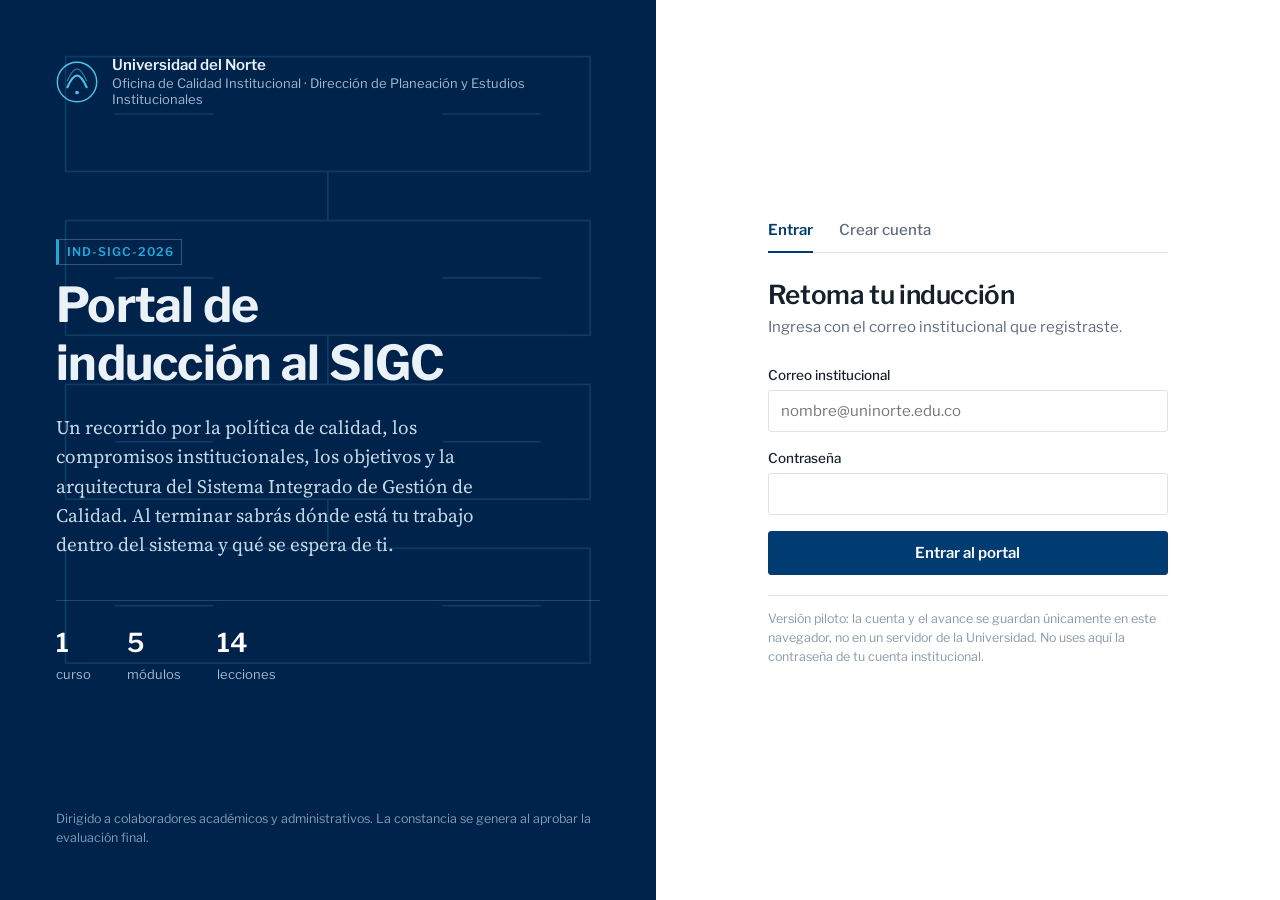
<file: index.html>
<!DOCTYPE html>
<html lang="es">
<head>
<meta charset="utf-8">
<meta name="viewport" content="width=device-width, initial-scale=1">
<title>Portal de Inducción al SIGC — Universidad del Norte</title>
<meta name="description" content="Portal de aprendizaje para la inducción de colaboradores al Sistema Integrado de Gestión de Calidad de la Universidad del Norte.">
<link rel="preconnect" href="https://fonts.googleapis.com">
<link rel="preconnect" href="https://fonts.gstatic.com" crossorigin>
<link href="https://fonts.googleapis.com/css2?family=Libre+Franklin:wght@400;500;600;700&family=Source+Serif+4:opsz,wght@8..60,400;8..60,600&display=swap" rel="stylesheet">
<style>
:root{
  --azul-900:#00234B;
  --azul-800:#003C71;
  --azul-600:#0B6FB4;
  --cian:#23A9D8;
  --dorado:#F0B323;
  --papel:#F6F7F9;
  --blanco:#FFFFFF;
  --tinta:#16202B;
  --gris:#5B6B7C;
  --gris-claro:#8A99A8;
  --linea:#DCE3EA;
  --exito:#1B7F5A;
  --alerta:#B3421B;
  --sans:"Libre Franklin",system-ui,-apple-system,"Segoe UI",sans-serif;
  --serif:"Source Serif 4",Georgia,serif;
  --base:16px;
  --lectura:17.5px;
  --radio:3px;
  --rail:280px;
}
*{box-sizing:border-box}
html,body{margin:0;padding:0}
body{
  font-family:var(--sans);
  color:var(--tinta);
  background:var(--papel);
  font-size:var(--base,16px);
  line-height:1.5;
  -webkit-font-smoothing:antialiased;
}
h1,h2,h3,h4{font-family:var(--sans);font-weight:600;letter-spacing:-0.015em;margin:0;line-height:1.2}
p{margin:0 0 1em}
a{color:var(--azul-600)}
button{font-family:inherit;font-size:inherit;cursor:pointer}
:focus-visible{outline:3px solid var(--cian);outline-offset:2px;border-radius:2px}
.oculto{display:none !important}
.solo-lectores{position:absolute;width:1px;height:1px;overflow:hidden;clip:rect(0 0 0 0);white-space:nowrap}

/* ---------- Placa de código documental: firma visual del portal ---------- */
.placa{
  display:inline-block;
  font-size:12px;
  font-weight:600;
  letter-spacing:0.08em;
  color:var(--azul-600);
  border:1px solid var(--linea);
  border-left:3px solid var(--cian);
  padding:3px 8px;
  background:var(--blanco);
  font-variant-numeric:tabular-nums;
}
.placa.oscura{color:var(--cian);background:transparent;border-color:rgba(255,255,255,.22);border-left-color:var(--cian)}

/* ============================ ACCESO ============================ */
.acceso{min-height:100vh;display:grid;grid-template-columns:minmax(0,1.05fr) minmax(0,1fr)}
.acceso__marca{
  position:relative;overflow:hidden;
  background:var(--azul-900);
  color:#EAF2F8;
  padding:56px 56px 40px;
  display:flex;flex-direction:column;justify-content:space-between;
}
.acceso__marca svg.trama{position:absolute;inset:0;width:100%;height:100%;opacity:.16}
.acceso__marca > *{position:relative}
.marca__sello{display:flex;align-items:center;gap:14px;margin-bottom:48px}
.marca__escudo{width:42px;height:42px;flex:none}
.marca__nombre{font-size:15px;font-weight:600;line-height:1.25}
.marca__nombre span{display:block;font-weight:400;color:#9FBBD1;font-size:13px}
.acceso__titulo{font-size:clamp(32px,4.2vw,48px);font-weight:700;max-width:12ch;margin:0 0 20px}
.acceso__bajada{font-family:var(--serif);font-size:19px;line-height:1.55;color:#C6D9E7;max-width:44ch;margin:0}
.acceso__hechos{display:flex;gap:36px;margin-top:40px;border-top:1px solid rgba(255,255,255,.16);padding-top:22px}
.hecho b{display:block;font-size:26px;font-weight:600;color:var(--blanco);font-variant-numeric:tabular-nums}
.hecho span{font-size:13px;color:#9FBBD1}
.acceso__pie{font-size:12.5px;color:#7E9DB5;margin-top:40px}

.acceso__panel{background:var(--blanco);display:flex;align-items:center;justify-content:center;padding:48px 40px}
.panel{width:100%;max-width:400px}
.panel h2{font-size:26px;margin-bottom:6px}
.panel__intro{color:var(--gris);font-size:15px;margin-bottom:26px}
.pestanas{display:flex;gap:26px;border-bottom:1px solid var(--linea);margin-bottom:26px}
.pestanas button{
  background:none;border:none;padding:0 0 12px;font-size:15px;font-weight:500;
  color:var(--gris);border-bottom:2px solid transparent;margin-bottom:-1px;
}
.pestanas button[aria-selected="true"]{color:var(--azul-800);border-bottom-color:var(--azul-800);font-weight:600}
.campo{margin-bottom:16px}
.campo label{display:block;font-size:13.5px;font-weight:500;margin-bottom:5px;color:var(--tinta)}
.campo input,.campo select{
  width:100%;padding:11px 12px;font-size:15px;font-family:inherit;color:var(--tinta);
  border:1px solid var(--linea);border-radius:var(--radio,3px);background:var(--blanco);
}
.campo input:focus,.campo select:focus{border-color:var(--azul-600);outline:none;box-shadow:0 0 0 3px rgba(11,111,180,.14)}
.campo .pista{font-size:12.5px;color:var(--gris-claro);margin-top:5px}
.fila{display:grid;grid-template-columns:1fr 1fr;gap:14px}
.boton{
  display:inline-flex;align-items:center;justify-content:center;gap:8px;
  background:var(--azul-800);color:var(--blanco);border:1px solid var(--azul-800);
  padding:12px 20px;border-radius:var(--radio,3px);font-weight:600;font-size:15px;width:100%;
  transition:background .15s ease;
}
.boton:hover{background:var(--azul-900)}
.boton--secundario{background:transparent;color:var(--azul-800);border-color:var(--linea);width:auto}
.boton--secundario:hover{background:var(--papel)}
.boton--fino{width:auto;padding:9px 16px;font-size:14px}
.boton[disabled]{opacity:.5;cursor:not-allowed}
.aviso{
  border-left:3px solid var(--alerta);background:#FDF1EC;color:#7A3315;
  padding:10px 12px;font-size:13.5px;margin-bottom:16px;
}
.aviso--ok{border-left-color:var(--exito);background:#EDF7F2;color:#125C41}
.nota-privacidad{font-size:12.5px;color:var(--gris-claro);line-height:1.5;margin-top:20px;border-top:1px solid var(--linea);padding-top:14px}

/* ============================ PORTAL ============================ */
.portal{min-height:100vh;display:flex;flex-direction:column}
.barra{
  background:var(--azul-900);color:var(--blanco);
  display:flex;align-items:center;gap:18px;padding:0 22px;height:60px;flex:none;
}
.barra__marca{display:flex;align-items:center;gap:11px;font-weight:600;font-size:14.5px}
.barra__marca svg{width:26px;height:26px}
.barra__espacio{flex:1}
.barra__usuario{display:flex;align-items:center;gap:10px;font-size:13.5px;color:#C6D9E7}
.avatar{
  width:32px;height:32px;border-radius:50%;background:var(--azul-600);color:var(--blanco);
  display:grid;place-items:center;font-weight:600;font-size:13px;flex:none;
}
.barra button.enlace{background:none;border:none;color:#9FBBD1;font-size:13.5px;padding:6px 8px}
.barra button.enlace:hover{color:var(--blanco);text-decoration:underline}
.menu-movil{display:none;background:none;border:1px solid rgba(255,255,255,.25);color:#fff;border-radius:3px;padding:6px 9px}

.avance-global{height:3px;background:#01305F;flex:none}
.avance-global i{display:block;height:100%;background:var(--cian);width:0;transition:width .4s ease}

.cuerpo{display:flex;flex:1;min-height:0;align-items:stretch}

/* Rail: índice del curso */
.rail{
  width:var(--rail);flex:none;background:var(--blanco);border-right:1px solid var(--linea);
  padding:24px 0 40px;overflow-y:auto;
}
.rail__titulo{padding:0 22px 14px;border-bottom:1px solid var(--linea);margin-bottom:14px}
.rail__titulo h2{font-size:15px}
.rail__titulo p{font-size:12.5px;color:var(--gris);margin:5px 0 0}
.rail__grupo{margin-bottom:6px}
.rail__modulo{
  display:flex;gap:9px;align-items:baseline;padding:9px 22px 4px;
  font-size:12.5px;font-weight:600;color:var(--azul-800);
}
.rail__modulo b{color:var(--cian);font-variant-numeric:tabular-nums;font-weight:700}
.rail ul{list-style:none;margin:0;padding:0}
.rail li button{
  display:flex;gap:10px;align-items:flex-start;width:100%;text-align:left;
  background:none;border:none;padding:8px 22px 8px 26px;font-size:14px;color:var(--tinta);
  border-left:3px solid transparent;line-height:1.35;
}
.rail li button:hover{background:var(--papel)}
.rail li button[aria-current="true"]{background:#F0F6FB;border-left-color:var(--azul-800);font-weight:600;color:var(--azul-900)}
.marca-estado{width:16px;height:16px;flex:none;margin-top:2px;border-radius:50%;border:1.5px solid var(--linea);display:grid;place-items:center}
.marca-estado.hecho{background:var(--exito);border-color:var(--exito)}
.marca-estado.hecho::after{content:"";width:8px;height:4px;border-left:1.7px solid #fff;border-bottom:1.7px solid #fff;transform:rotate(-45deg) translate(1px,-1px)}
.rail__final{margin-top:16px;border-top:1px solid var(--linea);padding-top:12px}

/* Contenido */
.contenido{flex:1;min-width:0;overflow-y:auto;padding:38px 46px 90px}
.lienzo{max-width:720px}
.lienzo--ancho{max-width:960px}
.migas{font-size:13px;color:var(--gris);margin-bottom:14px;display:flex;gap:8px;align-items:center;flex-wrap:wrap}
.leccion__encabezado{border-bottom:1px solid var(--linea);padding-bottom:20px;margin-bottom:26px}
.leccion__encabezado h1{font-size:clamp(26px,3.2vw,34px);margin:12px 0 10px}
.objetivo{font-family:var(--serif);font-size:18px;color:var(--gris);line-height:1.5;margin:0}
.prosa{font-family:var(--serif);font-size:var(--lectura,17.5px);line-height:1.68;color:#22303D}
.prosa h3{font-family:var(--sans);font-size:19px;margin:32px 0 10px;color:var(--azul-900)}
.prosa h4{font-family:var(--sans);font-size:15.5px;margin:24px 0 8px;color:var(--azul-800)}
.prosa ul,.prosa ol{margin:0 0 1.1em;padding-left:1.25em}
.prosa li{margin-bottom:.5em}
.prosa strong{font-weight:600;color:var(--azul-900)}
.prosa table{width:100%;border-collapse:collapse;font-family:var(--sans);font-size:14.5px;margin:0 0 1.4em}
.prosa th{text-align:left;background:#EEF3F8;color:var(--azul-900);font-weight:600;padding:9px 11px;border:1px solid var(--linea)}
.prosa td{padding:9px 11px;border:1px solid var(--linea);vertical-align:top}
.prosa figure{margin:26px 0}
.prosa figcaption{font-family:var(--sans);font-size:13px;color:var(--gris);margin-top:9px}
.destacado{
  border-left:3px solid var(--azul-600);background:#F0F6FB;padding:16px 18px;margin:24px 0;
  font-family:var(--sans);font-size:15px;line-height:1.55;
}
.destacado p:last-child{margin-bottom:0}
.destacado h4{margin-top:0}
.pendiente{
  border:1px dashed var(--dorado);background:#FEF8E9;padding:16px 18px;margin:24px 0;
  font-family:var(--sans);font-size:14.5px;line-height:1.55;color:#6B4E06;
}
.pendiente p:last-child{margin-bottom:0}
.pendiente b{color:#8A6200}

/* Comprobación */
.comprobacion{margin-top:44px;border-top:1px solid var(--linea);padding-top:28px}
.comprobacion h3{font-size:19px;margin-bottom:6px}
.comprobacion > p{color:var(--gris);font-size:14.5px}
.pregunta{margin-top:22px}
.pregunta__texto{font-weight:500;margin-bottom:12px;font-size:15.5px}
.opcion{
  display:flex;gap:11px;align-items:flex-start;border:1px solid var(--linea);background:var(--blanco);
  padding:12px 14px;margin-bottom:8px;border-radius:var(--radio,3px);cursor:pointer;font-size:15px;line-height:1.4;
}
.opcion:hover{border-color:var(--azul-600)}
.opcion input{margin:3px 0 0}
.opcion.correcta{border-color:var(--exito);background:#EDF7F2}
.opcion.incorrecta{border-color:var(--alerta);background:#FDF1EC}
.retro{font-size:14.5px;margin-top:10px;padding:11px 13px;border-left:3px solid var(--linea);background:var(--papel)}
.retro.ok{border-left-color:var(--exito)}
.retro.no{border-left-color:var(--alerta)}
.acciones{display:flex;gap:12px;align-items:center;flex-wrap:wrap;margin-top:26px}

/* Inicio */
.tablero__saludo{font-size:clamp(28px,3.4vw,36px);margin-bottom:10px}
.tablero__intro{font-family:var(--serif);font-size:18.5px;color:var(--gris);max-width:60ch;line-height:1.55}
.resumen{display:grid;grid-template-columns:repeat(auto-fit,minmax(180px,1fr));gap:1px;background:var(--linea);border:1px solid var(--linea);margin:32px 0 38px}
.resumen div{background:var(--blanco);padding:18px 20px}
.resumen b{display:block;font-size:30px;font-weight:600;color:var(--azul-900);font-variant-numeric:tabular-nums;line-height:1.1}
.resumen span{font-size:13.5px;color:var(--gris);display:block;margin-top:5px}
.ruta{border-top:1px solid var(--linea)}
.ruta__mod{border-bottom:1px solid var(--linea);padding:20px 0;display:grid;grid-template-columns:52px 1fr auto;gap:18px;align-items:start}
.ruta__num{font-size:13px;font-weight:700;color:var(--cian);padding-top:3px;font-variant-numeric:tabular-nums}
.ruta__mod h3{font-size:18px;margin-bottom:5px}
.ruta__mod p{font-size:14.5px;color:var(--gris);margin:0 0 8px;max-width:62ch}
.ruta__lecciones{font-size:13px;color:var(--gris-claro)}
.barrita{height:4px;background:var(--linea);width:110px;margin-top:9px}
.barrita i{display:block;height:100%;background:var(--azul-600)}

/* Constancia */
.constancia{
  background:var(--blanco);border:1px solid var(--linea);border-top:5px solid var(--azul-800);
  padding:52px 56px;margin-top:26px;text-align:center;
}
.constancia__sello{width:56px;height:56px;margin:0 auto 20px}
.constancia h2{font-size:15px;font-weight:600;color:var(--gris);letter-spacing:.04em;margin-bottom:26px}
.constancia__nombre{font-family:var(--serif);font-size:34px;font-weight:600;color:var(--azul-900);margin:0 0 6px}
.constancia__datos{font-size:14.5px;color:var(--gris);margin-bottom:26px}
.constancia__texto{font-family:var(--serif);font-size:17.5px;line-height:1.6;max-width:56ch;margin:0 auto 30px;color:#22303D}
.constancia__pie{border-top:1px solid var(--linea);padding-top:18px;font-size:13px;color:var(--gris-claro);display:flex;justify-content:space-between;gap:16px;flex-wrap:wrap}

/* Perfil */
.ficha{background:var(--blanco);border:1px solid var(--linea);padding:26px 28px;margin-top:24px}
.ficha dl{display:grid;grid-template-columns:180px 1fr;gap:12px 20px;margin:0;font-size:15px}
.ficha dt{color:var(--gris);font-size:14px}
.ficha dd{margin:0;font-weight:500}

/* Catálogo de cursos */
.catalogo{display:grid;gap:1px;background:var(--linea);border:1px solid var(--linea);margin-top:26px}
.curso-tarjeta{background:var(--blanco);padding:24px 26px;display:grid;grid-template-columns:1fr auto;gap:20px;align-items:center}
.curso-tarjeta h3{font-size:20px;margin-bottom:6px}
.curso-tarjeta p{font-size:15px;color:var(--gris);margin:0 0 10px;max-width:62ch}
.curso-tarjeta .meta{font-size:13px;color:var(--gris-claro)}
.curso-tarjeta .accion{text-align:right;display:flex;flex-direction:column;align-items:flex-end;gap:9px}
.vacio{border:1px dashed var(--linea);background:var(--blanco);padding:40px 30px;text-align:center;color:var(--gris);margin-top:26px}

@media (max-width:1080px){
  .acceso{grid-template-columns:1fr}
  .acceso__marca{padding:40px 32px}
  .acceso__marca .acceso__hechos{margin-top:28px}
  .contenido{padding:30px 28px 80px}
}
@media (max-width:860px){
  .menu-movil{display:block}
  .rail{position:fixed;z-index:40;top:63px;bottom:0;left:0;transform:translateX(-100%);transition:transform .22s ease;box-shadow:0 12px 40px rgba(0,35,75,.18)}
  .rail.abierto{transform:none}
  .barra__usuario span.nombre{display:none}
  .fila{grid-template-columns:1fr}
  .constancia{padding:34px 24px}
  .ficha dl{grid-template-columns:1fr;gap:4px 0}
  .ficha dt{margin-top:10px}
}
@media (prefers-reduced-motion:reduce){
  *{transition:none !important;animation:none !important}
}
@media print{
  .barra,.rail,.avance-global,.acciones,.migas,.no-imprimir{display:none !important}
  .contenido{padding:0;overflow:visible}
  body{background:#fff}
  .constancia{border:none;margin:0;padding:0}
}
</style>
</head>
<body>
<svg width="0" height="0" style="position:absolute" aria-hidden="true">
  <symbol id="sello" viewBox="0 0 48 48">
    <circle cx="24" cy="24" r="22.5" fill="none" stroke="currentColor" stroke-width="1.6"/>
    <path d="M13 30c4-9 8-13.5 11-13.5S31 21 35 30" fill="none" stroke="currentColor" stroke-width="2.4" stroke-linecap="round"/>
    <path d="M13 22.5c4-9 8-13.5 11-13.5S31 13.5 35 22.5" fill="none" stroke="currentColor" stroke-width="1.4" opacity=".55" stroke-linecap="round"/>
    <circle cx="24" cy="36" r="2.1" fill="currentColor"/>
  </symbol>
</svg>

<!-- ======================= PANTALLA DE ACCESO ======================= -->
<main class="acceso" id="vista-acceso">
  <section class="acceso__marca">
    <svg class="trama" viewBox="0 0 400 600" preserveAspectRatio="xMidYMid slice" aria-hidden="true">
      <g fill="none" stroke="#4FC3EA" stroke-width="1">
        <rect x="40" y="60" width="320" height="70"/>
        <rect x="40" y="160" width="320" height="70"/>
        <rect x="40" y="260" width="320" height="70"/>
        <rect x="40" y="360" width="320" height="70"/>
        <path d="M200 130v30M200 230v30M200 330v30"/>
        <path d="M70 95h60M270 95h60M70 195h60M270 195h60M70 295h60M270 295h60M70 395h60M270 395h60"/>
      </g>
    </svg>

    <div class="marca__sello">
      <svg class="marca__escudo" style="color:#4FC3EA"><use href="#sello"></use></svg>
      <div class="marca__nombre" id="marca-entidad">Universidad del Norte
        <span id="marca-dependencia">Oficina de Calidad Institucional · Dirección de Planeación y Estudios Institucionales</span>
      </div>
    </div>

    <div>
      <p class="placa oscura" id="acceso-placa">IND-SIGC-2026</p>
      <h1 class="acceso__titulo" id="acceso-titulo">Portal de inducción al SIGC</h1>
      <p class="acceso__bajada" id="acceso-lema">Un recorrido de cinco módulos por la política de calidad, los compromisos institucionales, los objetivos y la arquitectura del Sistema Integrado de Gestión de Calidad. Al terminar sabrás dónde está tu trabajo dentro del sistema y qué se espera de ti.</p>

      <div class="acceso__hechos" id="acceso-hechos"></div>
    </div>

    <p class="acceso__pie" id="acceso-pie">Dirigido a colaboradores académicos y administrativos. La constancia se genera al aprobar la evaluación final.</p>
  </section>

  <section class="acceso__panel">
    <div class="panel">
      <div class="pestanas" role="tablist">
        <button role="tab" id="tab-entrar" aria-selected="true" aria-controls="form-entrar">Entrar</button>
        <button role="tab" id="tab-registro" aria-selected="false" aria-controls="form-registro">Crear cuenta</button>
      </div>

      <div id="mensaje-acceso"></div>

      <!-- Ingreso -->
      <form id="form-entrar" role="tabpanel" aria-labelledby="tab-entrar" novalidate>
        <h2>Retoma tu inducción</h2>
        <p class="panel__intro">Ingresa con el correo institucional que registraste.</p>
        <div class="campo">
          <label for="e-correo">Correo institucional</label>
          <input id="e-correo" type="email" autocomplete="username" placeholder="nombre@uninorte.edu.co" required>
        </div>
        <div class="campo">
          <label for="e-clave">Contraseña</label>
          <input id="e-clave" type="password" autocomplete="current-password" required>
        </div>
        <button class="boton" type="submit">Entrar al portal</button>
      </form>

      <!-- Registro -->
      <form id="form-registro" class="oculto" role="tabpanel" aria-labelledby="tab-registro" novalidate>
        <h2>Crea tu cuenta</h2>
        <p class="panel__intro">Necesitamos estos datos para emitir la constancia a tu nombre y reportar la cobertura por dependencia.</p>
        <div class="campo">
          <label for="r-nombre">Nombre y apellidos</label>
          <input id="r-nombre" type="text" autocomplete="name" required>
        </div>
        <div class="campo">
          <label for="r-correo">Correo institucional</label>
          <input id="r-correo" type="email" autocomplete="username" placeholder="nombre@uninorte.edu.co" required>
          <p class="pista">Debe terminar en uninorte.edu.co</p>
        </div>
        <div class="fila">
          <div class="campo">
            <label for="r-dependencia">Dependencia o división</label>
            <select id="r-dependencia" required>
              <option value="">Selecciona</option>
              <option>División de Ciencias Básicas</option>
              <option>División de Ciencias de la Salud</option>
              <option>División de Ciencias Jurídicas</option>
              <option>División de Humanidades y Ciencias Sociales</option>
              <option>División de Ingenierías</option>
              <option>Escuela de Negocios</option>
              <option>Oficina de Calidad Institucional</option>
              <option>Dirección de Planeación y Estudios Institucionales</option>
              <option>Dirección de Gestión y Desarrollo Humano</option>
              <option>Dirección de Admisiones y Registro</option>
              <option>Dirección Financiera</option>
              <option>Dirección de Bienestar Universitario</option>
              <option>Biblioteca</option>
              <option>Dirección de Tecnología Informática</option>
              <option>Otra dependencia</option>
            </select>
          </div>
          <div class="campo">
            <label for="r-cargo">Cargo</label>
            <input id="r-cargo" type="text" placeholder="Coordinador, docente, analista..." required>
          </div>
        </div>
        <div class="fila">
          <div class="campo">
            <label for="r-clave">Contraseña</label>
            <input id="r-clave" type="password" autocomplete="new-password" required>
            <p class="pista">Mínimo 8 caracteres</p>
          </div>
          <div class="campo">
            <label for="r-clave2">Repite la contraseña</label>
            <input id="r-clave2" type="password" autocomplete="new-password" required>
          </div>
        </div>
        <button class="boton" type="submit">Crear cuenta y empezar</button>
      </form>

      <p class="nota-privacidad" id="nota-privacidad">
        Versión piloto: la cuenta y el avance se guardan únicamente en este navegador, no en un servidor de la Universidad. No uses aquí la contraseña de tu cuenta institucional.
      </p>
    </div>
  </section>
</main>

<!-- ======================= PORTAL ======================= -->
<div class="portal oculto" id="vista-portal">
  <header class="barra">
    <button class="menu-movil" id="btn-menu" aria-label="Abrir el índice del curso" aria-expanded="false">Índice</button>
    <div class="barra__marca">
      <svg style="color:#4FC3EA" viewBox="0 0 48 48"><use href="#sello"></use></svg>
      <span id="barra-titulo">Portal de inducción al SIGC</span>
    </div>
    <div class="barra__espacio"></div>
    <button class="enlace oculto" id="btn-catalogo">Mis cursos</button>
    <button class="enlace" id="btn-inicio">Inicio</button>
    <button class="enlace" id="btn-perfil">Mi perfil</button>
    <div class="barra__usuario">
      <div class="avatar" id="avatar" aria-hidden="true"></div>
      <span class="nombre" id="nombre-barra"></span>
    </div>
    <button class="enlace" id="btn-salir">Salir</button>
  </header>
  <div class="avance-global" role="progressbar" aria-label="Avance del curso" aria-valuemin="0" aria-valuemax="100" aria-valuenow="0" id="barra-avance"><i></i></div>

  <div class="cuerpo">
    <nav class="rail" id="rail" aria-label="Índice del curso"></nav>
    <main class="contenido" id="contenido" tabindex="-1"></main>
  </div>
</div>

<script src="datos.js"></script>
<script>
/* =====================================================================
   PORTAL DE APRENDICES
   Los cursos y el tema visual se leen de lo que administre admin.html.
   ===================================================================== */

const $ = s => document.querySelector(s);
const iniciales = n => n.trim().split(/\s+/).slice(0, 2).map(p => p[0]).join("").toUpperCase();

let tema = cargarTema();
let cursos = [];
let usuario = null;
let avance = null;
let cursoActual = null;
let vista = { tipo: "catalogo", id: null };

function refrescarContenidoBase() {
  tema = cargarTema();
  aplicarTema(tema);
  cursos = cargarCursos().filter(c => c.publicado !== false);
  document.title = tema.nombrePortal + " — " + tema.entidad;
  $("#marca-entidad").firstChild.textContent = tema.entidad + " ";
  $("#marca-dependencia").textContent = tema.dependencia;
  $("#acceso-titulo").textContent = tema.nombrePortal;
  $("#acceso-lema").textContent = tema.lema;
  $("#acceso-pie").textContent = tema.notaPie;
  $("#barra-titulo").textContent = tema.nombrePortal;

  const totalMod = cursos.reduce((n, c) => n + (c.modulos || []).length, 0);
  const totalLec = cursos.reduce((n, c) => n + contarLecciones(c), 0);
  $("#acceso-placa").textContent = cursos.length === 1 ? cursos[0].codigo : cursos.length + " cursos disponibles";
  $("#acceso-hechos").innerHTML = `
    <div class="hecho"><b>${cursos.length}</b><span>${cursos.length === 1 ? "curso" : "cursos"}</span></div>
    <div class="hecho"><b>${totalMod}</b><span>módulos</span></div>
    <div class="hecho"><b>${totalLec}</b><span>lecciones</span></div>`;
}

function mensaje(html, ok) {
  $("#mensaje-acceso").innerHTML = html ? `<div class="aviso ${ok ? "aviso--ok" : ""}">${html}</div>` : "";
}

/* ------------------------- Avance ------------------------- */
function avanceCurso(id) {
  if (!avance[id]) avance[id] = { lecciones: {}, examen: null };
  return avance[id];
}
const guardarAvance = () => { if (usuario) guardarJSON(K.avance + usuario.correo, avance); };
const hechasDe = c => Object.keys(avanceCurso(c.id).lecciones).filter(k => leccionesDe(c).some(l => l.id === k)).length;
const pctDe = c => { const t = contarLecciones(c); return t ? Math.round((hechasDe(c) / t) * 100) : 0; };
const completo = c => contarLecciones(c) > 0 && hechasDe(c) === contarLecciones(c);
const aprobadoDe = c => { const a = avanceCurso(c.id).examen; return !!(a && a.aprobado); };

/* ------------------------- Acceso ------------------------- */
function alternarPestana(cual) {
  const entrar = cual === "entrar";
  $("#tab-entrar").setAttribute("aria-selected", entrar);
  $("#tab-registro").setAttribute("aria-selected", !entrar);
  $("#form-entrar").classList.toggle("oculto", !entrar);
  $("#form-registro").classList.toggle("oculto", entrar);
  mensaje("");
}
$("#tab-entrar").onclick = () => alternarPestana("entrar");
$("#tab-registro").onclick = () => alternarPestana("registro");

$("#form-registro").addEventListener("submit", async ev => {
  ev.preventDefault();
  const nombre = $("#r-nombre").value.trim();
  const correo = $("#r-correo").value.trim().toLowerCase();
  const dependencia = $("#r-dependencia").value;
  const cargo = $("#r-cargo").value.trim();
  const clave = $("#r-clave").value, clave2 = $("#r-clave2").value;

  if (!nombre || nombre.length < 4) return mensaje("Escribe tu nombre y apellidos completos.");
  if (!/^[^\s@]+@[^\s@]+\.[^\s@]+$/.test(correo)) return mensaje("El correo no tiene un formato válido.");
  if (!correo.endsWith("uninorte.edu.co")) return mensaje("Usa tu correo institucional terminado en uninorte.edu.co.");
  if (!dependencia) return mensaje("Selecciona tu dependencia o división.");
  if (!cargo) return mensaje("Indica tu cargo.");
  if (clave.length < 8) return mensaje("La contraseña debe tener al menos 8 caracteres.");
  if (clave !== clave2) return mensaje("Las dos contraseñas no coinciden.");

  const usuarios = leerJSON(K.usuarios, {});
  if (usuarios[correo]) return mensaje("Ya existe una cuenta con ese correo. Entra desde la pestaña Entrar.");
  usuarios[correo] = { nombre, correo, dependencia, cargo, clave: await cifrar(clave), creado: new Date().toISOString() };
  guardarJSON(K.usuarios, usuarios);
  iniciarSesion(usuarios[correo]);
});

$("#form-entrar").addEventListener("submit", async ev => {
  ev.preventDefault();
  const correo = $("#e-correo").value.trim().toLowerCase();
  const usuarios = leerJSON(K.usuarios, {});
  const u = usuarios[correo];
  if (!u || u.clave !== await cifrar($("#e-clave").value)) {
    return mensaje("El correo o la contraseña no coinciden con ninguna cuenta de este equipo.");
  }
  iniciarSesion(u);
});

function iniciarSesion(u) {
  usuario = u;
  guardarJSON(K.sesion, u.correo);
  avance = leerJSON(K.avance + u.correo, {});
  refrescarContenidoBase();
  $("#vista-acceso").classList.add("oculto");
  $("#vista-portal").classList.remove("oculto");
  $("#avatar").textContent = iniciales(u.nombre);
  $("#nombre-barra").textContent = u.nombre.split(" ")[0];
  $("#btn-catalogo").classList.toggle("oculto", cursos.length < 2);
  if (cursos.length === 1) { cursoActual = cursos[0]; ir("inicio"); }
  else ir("catalogo");
}

function cerrarSesion() {
  almacen.borrar(K.sesion);
  usuario = null; avance = null; cursoActual = null;
  $("#vista-portal").classList.add("oculto");
  $("#vista-acceso").classList.remove("oculto");
  $("#form-entrar").reset(); $("#form-registro").reset();
  alternarPestana("entrar");
  mensaje("Cerraste la sesión. Tu avance quedó guardado en este equipo.", true);
  window.scrollTo(0, 0);
}

$("#btn-salir").onclick = cerrarSesion;
$("#btn-inicio").onclick = () => cursoActual ? ir("inicio") : ir("catalogo");
$("#btn-catalogo").onclick = () => ir("catalogo");
$("#btn-perfil").onclick = () => ir("perfil");
$("#btn-menu").onclick = () => {
  const abierto = $("#rail").classList.toggle("abierto");
  $("#btn-menu").setAttribute("aria-expanded", abierto);
};

/* ------------------------- Navegación ------------------------- */
function ir(tipo, id) {
  vista = { tipo, id: id || null };
  $("#rail").classList.remove("abierto");
  $("#btn-menu").setAttribute("aria-expanded", "false");
  pintarRail(); pintarAvance();
  ({ catalogo: pintarCatalogo, inicio: pintarInicio, leccion: pintarLeccion,
     examen: pintarExamen, constancia: pintarConstancia, perfil: pintarPerfil }[tipo] || pintarCatalogo)(id);
  $("#contenido").scrollTop = 0;
  $("#contenido").focus({ preventScroll: true });
}

function pintarAvance() {
  const p = cursoActual ? pctDe(cursoActual) : 0;
  $("#barra-avance").setAttribute("aria-valuenow", p);
  $("#barra-avance").querySelector("i").style.width = p + "%";
}

function pintarRail() {
  if (!cursoActual || vista.tipo === "catalogo") {
    $("#rail").innerHTML = `
      <div class="rail__titulo"><h2>Mis cursos</h2><p>${cursos.length} ${cursos.length === 1 ? "curso disponible" : "cursos disponibles"}</p></div>
      <ul>${cursos.map(c => `<li><button data-curso="${c.id}">
        <span class="marca-estado ${aprobadoDe(c) ? "hecho" : ""}" aria-hidden="true"></span>
        <span>${esc(c.titulo)}</span></button></li>`).join("")}</ul>`;
    $("#rail").querySelectorAll("[data-curso]").forEach(b => b.onclick = () => abrirCurso(b.dataset.curso));
    return;
  }

  const c = cursoActual;
  const modulos = (c.modulos || []).map((m, i) => {
    const items = (m.lecciones || []).map(l => {
      const hecho = !!avanceCurso(c.id).lecciones[l.id];
      const actual = vista.tipo === "leccion" && vista.id === l.id;
      return `<li><button data-leccion="${l.id}" ${actual ? 'aria-current="true"' : ""}>
        <span class="marca-estado ${hecho ? "hecho" : ""}" aria-hidden="true"></span>
        <span>${esc(l.titulo)}</span></button></li>`;
    }).join("");
    return `<div class="rail__grupo"><p class="rail__modulo"><b>${i + 1}</b>${esc(m.titulo)}</p><ul>${items}</ul></div>`;
  }).join("");

  const bloqueado = !completo(c);
  const aprob = aprobadoDe(c);
  const tieneExamen = c.examen && (c.examen.preguntas || []).length;
  $("#rail").innerHTML = `
    <div class="rail__titulo">
      <h2>${esc(c.titulo)}</h2>
      <p>${hechasDe(c)} de ${contarLecciones(c)} lecciones · versión ${esc(c.version || "1.0")}</p>
    </div>
    ${modulos}
    ${tieneExamen ? `<div class="rail__grupo rail__final"><ul>
      <li><button data-ir="examen" ${vista.tipo === "examen" ? 'aria-current="true"' : ""}>
        <span class="marca-estado ${aprob ? "hecho" : ""}" aria-hidden="true"></span>
        <span>Evaluación final${bloqueado ? " · disponible al terminar" : ""}</span></button></li>
      ${aprob ? `<li><button data-ir="constancia" ${vista.tipo === "constancia" ? 'aria-current="true"' : ""}>
        <span class="marca-estado hecho" aria-hidden="true"></span><span>Mi constancia</span></button></li>` : ""}
    </ul></div>` : ""}`;

  $("#rail").querySelectorAll("[data-leccion]").forEach(b => b.onclick = () => ir("leccion", b.dataset.leccion));
  $("#rail").querySelectorAll("[data-ir]").forEach(b => b.onclick = () => ir(b.dataset.ir));
}

function abrirCurso(id) {
  cursoActual = cursos.find(c => c.id === id) || null;
  ir("inicio");
}

/* ------------------------- Catálogo ------------------------- */
function pintarCatalogo() {
  cursoActual = null;
  const tarjetas = cursos.map(c => {
    const p = pctDe(c);
    return `<div class="curso-tarjeta">
      <div>
        <p class="placa">${esc(c.codigo || "")}</p>
        <h3 style="margin-top:10px">${esc(c.titulo)}</h3>
        <p>${esc(c.descripcion || "")}</p>
        <p class="meta">${(c.modulos || []).length} módulos · ${contarLecciones(c)} lecciones${c.duracion ? " · " + esc(c.duracion) : ""}</p>
      </div>
      <div class="accion">
        <button class="boton boton--fino" style="width:auto" data-abrir="${c.id}">${p === 0 ? "Empezar" : p === 100 ? "Repasar" : "Continuar"}</button>
        <div class="barrita"><i style="width:${p}%"></i></div>
        <span class="meta">${p}% completado</span>
      </div>
    </div>`;
  }).join("");

  $("#contenido").innerHTML = `<div class="lienzo lienzo--ancho">
    <p class="placa">Mis cursos</p>
    <h1 class="tablero__saludo">Hola, ${esc(usuario.nombre.split(" ")[0])}</h1>
    <p class="tablero__intro">Estos son los cursos publicados para colaboradores. Tu avance se guarda por separado en cada uno.</p>
    ${cursos.length ? `<div class="catalogo">${tarjetas}</div>`
      : `<div class="vacio">Todavía no hay cursos publicados. La Oficina de Calidad Institucional los habilita desde el panel de administración.</div>`}
  </div>`;
  $("#contenido").querySelectorAll("[data-abrir]").forEach(b => b.onclick = () => abrirCurso(b.dataset.abrir));
}

/* ------------------------- Inicio del curso ------------------------- */
function pintarInicio() {
  if (!cursoActual) return pintarCatalogo();
  const c = cursoActual;
  const lecciones = leccionesDe(c);
  const hechas = hechasDe(c);
  const siguiente = lecciones.find(l => !avanceCurso(c.id).lecciones[l.id]) || lecciones[0];
  const ex = avanceCurso(c.id).examen;
  const totalEx = (c.examen && c.examen.preguntas || []).length;

  const ruta = (c.modulos || []).map((m, i) => {
    const hm = (m.lecciones || []).filter(l => avanceCurso(c.id).lecciones[l.id]).length;
    const pct = m.lecciones.length ? Math.round((hm / m.lecciones.length) * 100) : 0;
    return `<div class="ruta__mod">
      <div class="ruta__num">M${i + 1}</div>
      <div>
        <h3>${esc(m.titulo)}</h3>
        <p>${esc(m.resumen || "")}</p>
        <p class="ruta__lecciones">${hm} de ${m.lecciones.length} lecciones · ${m.lecciones.map(l => esc(l.titulo)).join(" · ")}</p>
      </div>
      <div>
        ${m.lecciones.length ? `<button class="boton boton--secundario boton--fino" data-abrir="${m.lecciones[0].id}">${hm ? "Continuar" : "Abrir"}</button>` : ""}
        <div class="barrita"><i style="width:${pct}%"></i></div>
      </div>
    </div>`;
  }).join("");

  $("#contenido").innerHTML = `<div class="lienzo lienzo--ancho">
    ${cursos.length > 1 ? '<div class="migas"><button class="enlace" style="background:none;border:none;color:var(--azul-600);padding:0" id="volver-catalogo">Mis cursos</button><span>·</span><span>' + esc(c.titulo) + '</span></div>' : ""}
    <p class="placa">${esc(c.codigo || "")} · v${esc(c.version || "1.0")}</p>
    <h1 class="tablero__saludo">${esc(c.titulo)}</h1>
    <p class="tablero__intro">${esc(c.descripcion || "")}</p>

    <div class="resumen">
      <div><b>${hechas}/${contarLecciones(c)}</b><span>lecciones completadas</span></div>
      <div><b>${pctDe(c)}%</b><span>del curso</span></div>
      <div><b>${ex ? ex.puntaje + "/" + totalEx : "—"}</b><span>evaluación final</span></div>
      <div><b>${esc(usuario.dependencia.length > 26 ? usuario.dependencia.slice(0, 24) + "…" : usuario.dependencia)}</b><span>tu dependencia</span></div>
    </div>

    ${siguiente ? `<div class="acciones" style="margin-top:0">
      <button class="boton boton--fino" style="width:auto" id="btn-continuar">
        ${hechas === 0 ? "Empezar el primer módulo" : completo(c) ? "Ir a la evaluación final" : "Continuar: " + esc(siguiente.titulo)}
      </button></div>` : '<div class="vacio">Este curso todavía no tiene lecciones publicadas.</div>'}

    <h2 style="margin:44px 0 4px;font-size:20px">Ruta del curso</h2>
    <p style="color:var(--gris);font-size:14.5px;margin-bottom:18px">${(c.modulos || []).length} módulos, ${contarLecciones(c)} lecciones${totalEx ? " y una evaluación final de " + totalEx + " preguntas" : ""}.</p>
    <div class="ruta">${ruta}</div>
  </div>`;

  const volver = $("#volver-catalogo"); if (volver) volver.onclick = () => ir("catalogo");
  const cont = $("#btn-continuar");
  if (cont) cont.onclick = () => (completo(c) && totalEx) ? ir("examen") : ir("leccion", siguiente.id);
  $("#contenido").querySelectorAll("[data-abrir]").forEach(b => b.onclick = () => ir("leccion", b.dataset.abrir));
}

/* ------------------------- Lección ------------------------- */
function pintarLeccion(id) {
  const c = cursoActual;
  const lecciones = leccionesDe(c);
  const idx = lecciones.findIndex(l => l.id === id);
  const l = lecciones[idx];
  if (!l) return ir("inicio");
  const av = avanceCurso(c.id);
  const hecho = !!av.lecciones[l.id];
  const numMod = c.modulos.indexOf(l.modulo) + 1;
  const preguntas = l.preguntas || [];
  const total = lecciones.length;

  const bloques = preguntas.map((p, i) => `
    <div class="pregunta" data-p="${i}">
      <p class="pregunta__texto">${i + 1}. ${esc(p.q)}</p>
      ${p.ops.map((o, j) => `<label class="opcion" data-op="${j}">
          <input type="radio" name="p${i}" value="${j}"><span>${esc(o)}</span></label>`).join("")}
      <div class="retro oculto"></div>
    </div>`).join("");

  $("#contenido").innerHTML = `<div class="lienzo">
    <div class="migas"><span>Módulo ${numMod}</span><span>·</span><span>${esc(l.modulo.titulo)}</span></div>
    <div class="leccion__encabezado">
      <p class="placa">${esc(l.codigo || "")}</p>
      <h1>${esc(l.titulo)}</h1>
      <p class="objetivo">${esc(l.objetivo || "")}</p>
    </div>
    <div class="prosa">${l.html || ""}</div>

    ${preguntas.length ? `<section class="comprobacion">
      <h3>Comprobación</h3>
      <p>Responde correctamente ${preguntas.length === 1 ? "la pregunta" : "las " + preguntas.length + " preguntas"} para dar la lección por vista.</p>
      ${bloques}
      <div class="acciones">
        <button class="boton boton--fino" style="width:auto" id="btn-comprobar">Comprobar respuestas</button>
        ${hecho ? '<span style="color:var(--exito);font-size:14.5px;font-weight:500">Lección completada</span>' : ""}
      </div>
    </section>` : `<div class="acciones"><button class="boton boton--fino" style="width:auto" id="btn-marcar">${hecho ? "Lección completada" : "Marcar como vista"}</button></div>`}

    <div class="acciones" style="border-top:1px solid var(--linea);padding-top:22px;margin-top:34px">
      ${idx > 0 ? `<button class="boton boton--secundario boton--fino" data-ir-leccion="${lecciones[idx - 1].id}">Anterior</button>` : ""}
      ${idx < total - 1
        ? `<button class="boton boton--secundario boton--fino" data-ir-leccion="${lecciones[idx + 1].id}">Siguiente: ${esc(lecciones[idx + 1].titulo)}</button>`
        : ((c.examen && (c.examen.preguntas || []).length) ? `<button class="boton boton--secundario boton--fino" data-ir="examen">Ir a la evaluación final</button>` : "")}
    </div>
  </div>`;

  $("#contenido").querySelectorAll("[data-ir-leccion]").forEach(b => b.onclick = () => ir("leccion", b.dataset.irLeccion));
  $("#contenido").querySelectorAll("[data-ir]").forEach(b => b.onclick = () => ir(b.dataset.ir));

  const completar = () => {
    if (av.lecciones[l.id]) return;
    av.lecciones[l.id] = { fecha: new Date().toISOString() };
    guardarAvance(); pintarRail(); pintarAvance();
  };

  const marcar = $("#btn-marcar");
  if (marcar) marcar.onclick = () => { completar(); ir("leccion", l.id); };

  const comprobar = $("#btn-comprobar");
  if (comprobar) comprobar.onclick = () => {
    let todas = true;
    preguntas.forEach((p, i) => {
      const cont = $(`.pregunta[data-p="${i}"]`);
      const sel = cont.querySelector("input:checked");
      cont.querySelectorAll(".opcion").forEach(o => o.classList.remove("correcta", "incorrecta"));
      const retro = cont.querySelector(".retro");
      retro.classList.remove("oculto", "ok", "no");
      if (!sel) { todas = false; retro.classList.add("no"); retro.textContent = "Selecciona una respuesta."; return; }
      const elegido = Number(sel.value);
      const bien = elegido === p.r;
      if (!bien) todas = false;
      cont.querySelector(`.opcion[data-op="${elegido}"]`).classList.add(bien ? "correcta" : "incorrecta");
      if (!bien) cont.querySelector(`.opcion[data-op="${p.r}"]`).classList.add("correcta");
      retro.classList.add(bien ? "ok" : "no");
      retro.textContent = (bien ? "Correcto. " : "Revisa: ") + (p.exp || "");
    });
    if (todas && !av.lecciones[l.id]) {
      completar();
      const aviso = document.createElement("div");
      aviso.className = "retro ok";
      aviso.style.marginTop = "14px";
      aviso.textContent = completo(c)
        ? "Lección completada. Terminaste las " + total + " lecciones del curso."
        : "Lección completada. Puedes continuar con la siguiente.";
      comprobar.parentElement.after(aviso);
    }
  };
}

/* ------------------------- Evaluación final ------------------------- */
function pintarExamen() {
  const c = cursoActual;
  const examen = c.examen || { preguntas: [], minimo: 0, codigo: "" };
  const av = avanceCurso(c.id);
  const lecciones = leccionesDe(c);

  if (!completo(c)) {
    const faltan = lecciones.length - hechasDe(c);
    const siguiente = lecciones.find(l => !av.lecciones[l.id]);
    $("#contenido").innerHTML = `<div class="lienzo">
      <p class="placa">${esc(examen.codigo || "Evaluación")}</p>
      <h1 style="font-size:30px;margin:12px 0">Evaluación final</h1>
      <p class="objetivo">Se habilita cuando completes las ${lecciones.length} lecciones. Te ${faltan === 1 ? "falta 1" : "faltan " + faltan}.</p>
      ${siguiente ? `<div class="acciones"><button class="boton boton--fino" style="width:auto" data-ir-leccion="${siguiente.id}">Continuar en: ${esc(siguiente.titulo)}</button></div>` : ""}
    </div>`;
    $("#contenido").querySelectorAll("[data-ir-leccion]").forEach(b => b.onclick = () => ir("leccion", b.dataset.irLeccion));
    return;
  }

  const previo = av.examen;
  const total = examen.preguntas.length;
  const minimo = Math.min(examen.minimo || Math.ceil(total * 0.75), total);

  $("#contenido").innerHTML = `<div class="lienzo">
    <p class="placa">${esc(examen.codigo || "Evaluación")}</p>
    <h1 style="font-size:30px;margin:12px 0 10px">Evaluación final</h1>
    <p class="objetivo">${total} preguntas sobre todo el curso. Necesitas ${minimo} respuestas correctas para aprobar. Puedes intentarlo las veces que necesites.</p>
    ${previo ? `<div class="aviso ${previo.aprobado ? "aviso--ok" : ""}" style="margin-top:22px">Intento anterior: ${previo.puntaje} de ${total} ${previo.aprobado ? "· aprobada" : "· no aprobada"}.</div>` : ""}
    <div style="margin-top:26px">${examen.preguntas.map((p, i) => `
      <div class="pregunta" data-p="${i}">
        <p class="pregunta__texto">${i + 1}. ${esc(p.q)}</p>
        ${p.ops.map((o, j) => `<label class="opcion" data-op="${j}"><input type="radio" name="x${i}" value="${j}"><span>${esc(o)}</span></label>`).join("")}
        <div class="retro oculto"></div>
      </div>`).join("")}</div>
    <div class="acciones"><button class="boton boton--fino" style="width:auto" id="btn-calificar">Calificar evaluación</button></div>
    <div id="resultado"></div>
  </div>`;

  $("#btn-calificar").onclick = () => {
    let puntaje = 0, sin = 0;
    examen.preguntas.forEach((p, i) => {
      const cont = $(`.pregunta[data-p="${i}"]`);
      const sel = cont.querySelector("input:checked");
      cont.querySelectorAll(".opcion").forEach(o => o.classList.remove("correcta", "incorrecta"));
      const retro = cont.querySelector(".retro");
      retro.classList.remove("oculto", "ok", "no");
      if (!sel) { sin++; retro.classList.add("no"); retro.textContent = "Sin responder."; return; }
      const elegido = Number(sel.value), bien = elegido === p.r;
      if (bien) puntaje++;
      cont.querySelector(`.opcion[data-op="${elegido}"]`).classList.add(bien ? "correcta" : "incorrecta");
      if (!bien) cont.querySelector(`.opcion[data-op="${p.r}"]`).classList.add("correcta");
      retro.classList.add(bien ? "ok" : "no");
      retro.textContent = (bien ? "Correcto. " : "Revisa: ") + (p.exp || "");
    });

    if (sin) {
      $("#resultado").innerHTML = `<div class="aviso">Faltan ${sin} preguntas por responder. Complétalas y vuelve a calificar.</div>`;
      return;
    }

    const aprobado = puntaje >= minimo;
    const intentos = (previo ? previo.intentos : 0) + 1;
    if (!av.examen || puntaje > av.examen.puntaje || aprobado) av.examen = { puntaje, aprobado, intentos, fecha: new Date().toISOString(), total };
    else av.examen.intentos = intentos;
    guardarAvance(); pintarRail();

    $("#resultado").innerHTML = aprobado
      ? `<div class="aviso aviso--ok"><strong>Aprobada con ${puntaje} de ${total}.</strong> Ya puedes descargar tu constancia.</div>
         <div class="acciones"><button class="boton boton--fino" style="width:auto" data-ir="constancia">Ver mi constancia</button></div>`
      : `<div class="aviso"><strong>Obtuviste ${puntaje} de ${total}.</strong> Necesitas ${minimo} para aprobar. Revisa la retroalimentación y vuelve a intentarlo.</div>
         <div class="acciones"><button class="boton boton--fino" style="width:auto" id="btn-reintentar">Intentar de nuevo</button></div>`;
    $("#resultado").querySelectorAll("[data-ir]").forEach(b => b.onclick = () => ir(b.dataset.ir));
    const rein = $("#btn-reintentar"); if (rein) rein.onclick = () => ir("examen");
    if ($("#resultado").scrollIntoView) $("#resultado").scrollIntoView({ behavior: "smooth", block: "center" });
  };
}

/* ------------------------- Constancia ------------------------- */
function folio(u, c) {
  let h = 0; const base = u.correo + (c.codigo || c.id);
  for (let i = 0; i < base.length; i++) { h = ((h << 5) - h) + base.charCodeAt(i); h |= 0; }
  return Math.abs(h).toString(36).toUpperCase().padStart(6, "0").slice(0, 6);
}

function pintarConstancia() {
  const c = cursoActual, av = avanceCurso(c.id);
  if (!av.examen || !av.examen.aprobado) return ir("examen");
  const f = new Date(av.examen.fecha);
  $("#contenido").innerHTML = `<div class="lienzo lienzo--ancho">
    <div class="migas no-imprimir"><span>Constancia</span></div>
    <div class="constancia">
      <svg class="constancia__sello" style="color:var(--azul-800)"><use href="#sello"></use></svg>
      <h2>${esc(tema.entidad)} · ${esc(tema.dependencia)}</h2>
      <p class="constancia__nombre">${esc(usuario.nombre)}</p>
      <p class="constancia__datos">${esc(usuario.cargo)} · ${esc(usuario.dependencia)}</p>
      <p class="constancia__texto">Completó el curso ${esc(c.titulo)}${c.duracion ? ", con una duración estimada de " + esc(c.duracion) : ""}, y aprobó la evaluación final con ${av.examen.puntaje} de ${av.examen.total} respuestas correctas.</p>
      <div class="constancia__pie">
        <span>${esc(c.codigo || "")} · versión ${esc(c.version || "1.0")}</span>
        <span>Folio ${folio(usuario, c)}</span>
        <span>${f.toLocaleDateString("es-CO", { year: "numeric", month: "long", day: "numeric" })}</span>
      </div>
    </div>
    <div class="acciones no-imprimir">
      <button class="boton boton--fino" style="width:auto" onclick="window.print()">Imprimir o guardar en PDF</button>
      <span style="font-size:13.5px;color:var(--gris)">Esta constancia acredita la formación; no reemplaza el registro de la Dirección de Gestión y Desarrollo Humano.</span>
    </div>
  </div>`;
}

/* ------------------------- Perfil ------------------------- */
function pintarPerfil() {
  const filas = cursos.map(c => `<tr><td>${esc(c.titulo)}</td><td>${hechasDe(c)} de ${contarLecciones(c)}</td><td>${
    avanceCurso(c.id).examen ? avanceCurso(c.id).examen.puntaje + "/" + avanceCurso(c.id).examen.total + (aprobadoDe(c) ? " · aprobada" : "") : "sin presentar"}</td></tr>`).join("");

  $("#contenido").innerHTML = `<div class="lienzo">
    <p class="placa">Mi perfil</p>
    <h1 style="font-size:30px;margin:12px 0 8px">${esc(usuario.nombre)}</h1>
    <p class="objetivo">Datos con los que se emiten tus constancias y estado de tus cursos.</p>
    <div class="ficha">
      <dl>
        <dt>Correo institucional</dt><dd>${esc(usuario.correo)}</dd>
        <dt>Dependencia</dt><dd>${esc(usuario.dependencia)}</dd>
        <dt>Cargo</dt><dd>${esc(usuario.cargo)}</dd>
        <dt>Cuenta creada</dt><dd>${new Date(usuario.creado).toLocaleDateString("es-CO")}</dd>
      </dl>
    </div>
    <div class="prosa" style="font-family:var(--sans);margin-top:26px">
      <table><thead><tr><th>Curso</th><th>Lecciones</th><th>Evaluación</th></tr></thead><tbody>${filas}</tbody></table>
    </div>
    <div class="acciones">
      <button class="boton boton--secundario boton--fino" id="btn-exportar">Descargar mi avance</button>
      <button class="boton boton--secundario boton--fino" id="btn-reiniciar">Reiniciar mi avance</button>
    </div>
    <p class="nota-privacidad">${almacen.persistente
      ? "Tus datos y tu avance están guardados solo en este navegador. Si estudias desde otro equipo tendrás que registrarte de nuevo."
      : "Este navegador tiene bloqueado el almacenamiento local: tu avance se perderá al cerrar la pestaña."}</p>
  </div>`;

  $("#btn-exportar").onclick = () => {
    const datos = { nombre: usuario.nombre, correo: usuario.correo, dependencia: usuario.dependencia, cargo: usuario.cargo, avance, generado: new Date().toISOString() };
    const a = document.createElement("a");
    a.href = URL.createObjectURL(new Blob([JSON.stringify(datos, null, 2)], { type: "application/json" }));
    a.download = "avance-sigc-" + usuario.correo.split("@")[0] + ".json";
    a.click(); URL.revokeObjectURL(a.href);
  };
  $("#btn-reiniciar").onclick = () => {
    if (!confirm("Se borrará tu avance en todos los cursos. Tu cuenta se conserva. ¿Continuar?")) return;
    avance = {}; guardarAvance(); ir("catalogo");
  };
}

/* ------------------------- Arranque ------------------------- */
(function iniciar() {
  refrescarContenidoBase();
  if (!almacen.persistente) {
    $("#nota-privacidad").textContent = "Este navegador tiene bloqueado el almacenamiento local: podrás recorrer el curso, pero el avance no se conservará al cerrar la pestaña.";
  }
  const correo = almacen.leer(K.sesion);
  if (correo) {
    const u = leerJSON(K.usuarios, {})[correo];
    if (u) return iniciarSesion(u);
    almacen.borrar(K.sesion);
  }
})();
</script>
</body>
</html>
</file>
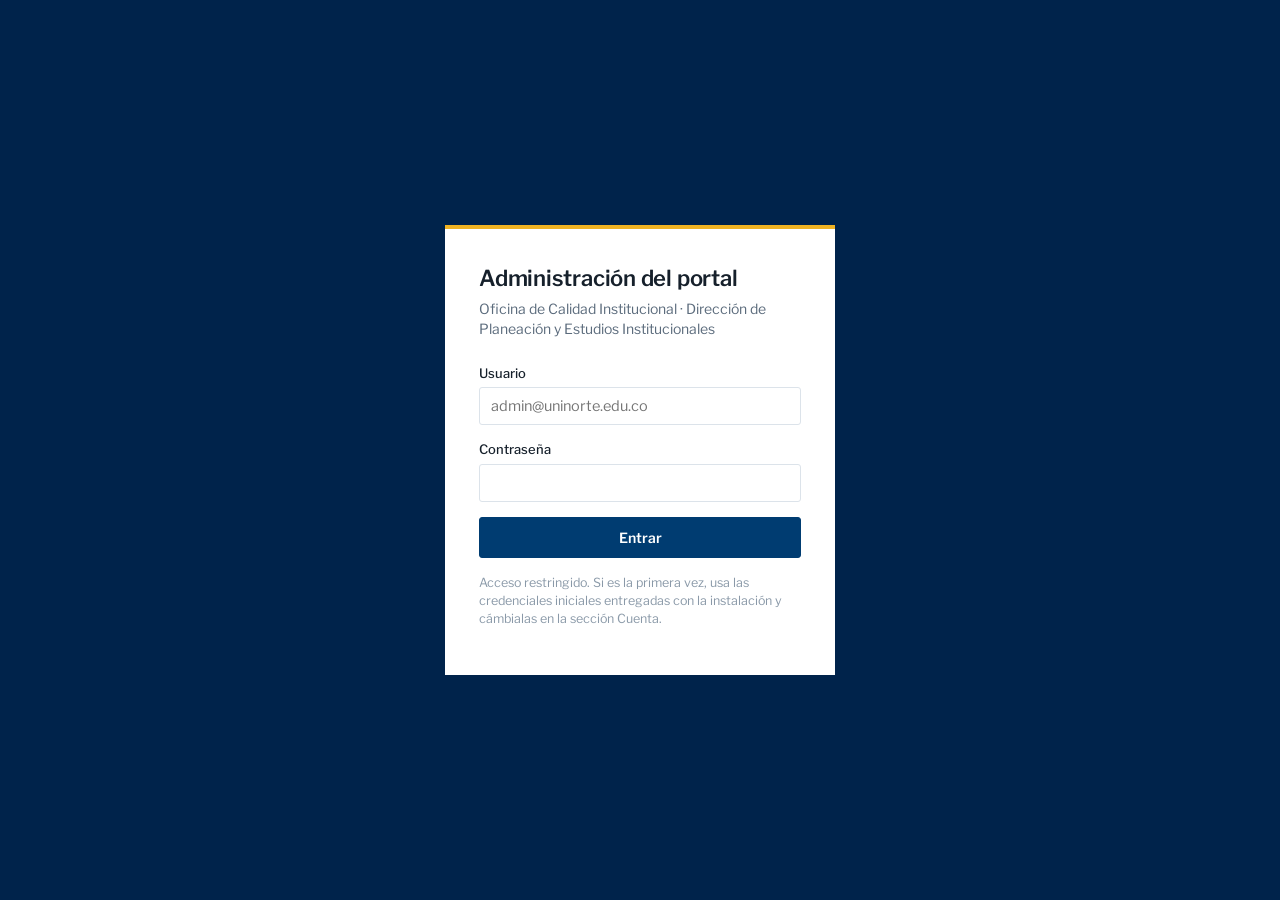
<file: admin.html>
<!DOCTYPE html>
<html lang="es">
<head>
<meta charset="utf-8">
<meta name="viewport" content="width=device-width, initial-scale=1">
<title>Administración · Portal SIGC</title>
<meta name="robots" content="noindex">
<link rel="preconnect" href="https://fonts.googleapis.com">
<link rel="preconnect" href="https://fonts.gstatic.com" crossorigin>
<link href="https://fonts.googleapis.com/css2?family=Libre+Franklin:wght@400;500;600;700&family=IBM+Plex+Mono:wght@400;500&display=swap" rel="stylesheet">
<style>
:root{
  --azul-900:#00234B; --azul-800:#003C71; --azul-600:#0B6FB4; --cian:#23A9D8;
  --dorado:#F0B323; --tinta:#16202B; --gris:#5B6B7C; --gris-claro:#8A99A8;
  --linea:#DCE3EA; --papel:#F1F4F7; --blanco:#fff; --exito:#1B7F5A; --alerta:#B3421B;
  --sans:"Libre Franklin",system-ui,sans-serif; --mono:"IBM Plex Mono",monospace;
}
*{box-sizing:border-box}
body{margin:0;font-family:var(--sans);color:var(--tinta);background:var(--papel);font-size:15px;line-height:1.45;-webkit-font-smoothing:antialiased}
h1,h2,h3,h4{margin:0;font-weight:600;letter-spacing:-.01em;line-height:1.25}
p{margin:0 0 .8em}
button{font-family:inherit;font-size:inherit;cursor:pointer}
input,select,textarea{font-family:inherit;font-size:14.5px;color:var(--tinta)}
:focus-visible{outline:3px solid var(--cian);outline-offset:2px}
.oculto{display:none !important}
code{font-family:var(--mono);font-size:13px}

/* ---------- Acceso ---------- */
.acceso{min-height:100vh;display:grid;place-items:center;padding:30px;background:var(--azul-900)}
.acceso__caja{background:#fff;width:100%;max-width:390px;padding:36px 34px;border-top:4px solid var(--dorado)}
.acceso__caja h1{font-size:22px;margin-bottom:6px}
.acceso__caja p.sub{color:var(--gris);font-size:14px;margin-bottom:24px}
.campo{margin-bottom:15px}
.campo label{display:block;font-size:13px;font-weight:500;margin-bottom:5px}
.campo input,.campo select,.campo textarea{width:100%;padding:9px 11px;border:1px solid var(--linea);border-radius:3px;background:#fff}
.campo input:focus,.campo select:focus,.campo textarea:focus{border-color:var(--azul-600);outline:none;box-shadow:0 0 0 3px rgba(11,111,180,.13)}
.campo .pista{font-size:12px;color:var(--gris-claro);margin:4px 0 0}
.boton{display:inline-flex;align-items:center;justify-content:center;gap:7px;background:var(--azul-800);color:#fff;border:1px solid var(--azul-800);padding:9px 16px;border-radius:3px;font-weight:600;font-size:14px}
.boton:hover{background:var(--azul-900)}
.boton--ancho{width:100%;padding:11px}
.boton--sec{background:#fff;color:var(--azul-800);border-color:var(--linea)}
.boton--sec:hover{background:var(--papel)}
.boton--peligro{background:#fff;color:var(--alerta);border-color:#EBC3B4}
.boton--peligro:hover{background:#FDF1EC}
.boton--min{padding:5px 9px;font-size:13px;font-weight:500}
.aviso{border-left:3px solid var(--alerta);background:#FDF1EC;color:#7A3315;padding:9px 12px;font-size:13.5px;margin-bottom:14px}
.aviso--ok{border-left-color:var(--exito);background:#EDF7F2;color:#125C41}

/* ---------- Marco ---------- */
.marco{display:flex;min-height:100vh}
.lateral{width:236px;flex:none;background:var(--azul-900);color:#C6D9E7;display:flex;flex-direction:column;padding-bottom:18px}
.lateral__cabeza{padding:20px 20px 16px;border-bottom:1px solid rgba(255,255,255,.13)}
.lateral__cabeza b{display:block;color:#fff;font-size:14.5px}
.lateral__cabeza span{font-size:12px;color:#87A7BF;display:block;margin-top:3px}
.lateral nav{padding:12px 0;flex:1}
.lateral nav button{display:block;width:100%;text-align:left;background:none;border:none;color:#C6D9E7;padding:9px 20px;font-size:14px;border-left:3px solid transparent}
.lateral nav button:hover{background:rgba(255,255,255,.06);color:#fff}
.lateral nav button[aria-current="true"]{background:rgba(255,255,255,.1);color:#fff;border-left-color:var(--dorado);font-weight:600}
.lateral__pie{padding:0 20px;font-size:12.5px;color:#7E9DB5}
.lateral__pie button{background:none;border:none;color:#9FBBD1;padding:6px 0;display:block;font-size:13px}
.lateral__pie button:hover{color:#fff;text-decoration:underline}

.principal{flex:1;min-width:0;display:flex;flex-direction:column}
.cinta{background:var(--dorado);color:#4A3600;font-size:12px;font-weight:600;padding:5px 24px}
.zona{padding:26px 30px 70px;max-width:1080px}
.encabezado{display:flex;justify-content:space-between;align-items:flex-start;gap:16px;flex-wrap:wrap;margin-bottom:20px}
.encabezado h1{font-size:24px;margin-bottom:5px}
.encabezado p{color:var(--gris);font-size:14px;margin:0;max-width:70ch}

/* ---------- Tablas y tarjetas ---------- */
.panel{background:#fff;border:1px solid var(--linea)}
table.datos{width:100%;border-collapse:collapse;background:#fff;font-size:14px}
table.datos th{text-align:left;background:#EAF0F5;color:var(--azul-900);font-weight:600;padding:10px 12px;border-bottom:1px solid var(--linea);font-size:13px}
table.datos td{padding:10px 12px;border-bottom:1px solid var(--linea);vertical-align:middle}
table.datos tr:last-child td{border-bottom:none}
table.datos .acc{white-space:nowrap;text-align:right}
table.datos .acc button{margin-left:6px}
.etiqueta{display:inline-block;font-size:11.5px;font-weight:600;padding:2px 7px;border:1px solid var(--linea);color:var(--gris)}
.etiqueta.pub{border-color:#B6DECB;background:#EDF7F2;color:#125C41}
.codigo{font-family:var(--mono);font-size:12.5px;color:var(--azul-600)}

.bloque{background:#fff;border:1px solid var(--linea);padding:20px 22px;margin-bottom:16px}
.bloque h2{font-size:17px;margin-bottom:4px}
.bloque > p.desc{color:var(--gris);font-size:13.5px;margin-bottom:16px}
.rejilla{display:grid;grid-template-columns:1fr 1fr;gap:14px}
.rejilla--3{grid-template-columns:repeat(3,1fr)}

/* Módulos y lecciones */
.modulo{border:1px solid var(--linea);background:#fff;margin-bottom:12px}
.modulo__cabeza{display:flex;gap:12px;align-items:center;padding:12px 14px;background:#F7FAFC;border-bottom:1px solid var(--linea)}
.modulo__cabeza input{flex:1;border:1px solid transparent;background:transparent;padding:5px 7px;font-weight:600;font-size:15px}
.modulo__cabeza input:hover{border-color:var(--linea);background:#fff}
.modulo__num{font-family:var(--mono);font-size:12px;color:var(--cian);font-weight:600}
.leccion-fila{display:flex;gap:12px;align-items:center;padding:9px 14px 9px 30px;border-bottom:1px solid var(--linea);font-size:14px}
.leccion-fila:last-child{border-bottom:none}
.leccion-fila .tit{flex:1;min-width:0;overflow:hidden;text-overflow:ellipsis;white-space:nowrap}
.leccion-fila .acc{white-space:nowrap}
.leccion-fila .acc button{margin-left:5px}
.modulo__pie{padding:10px 14px;border-top:1px solid var(--linea);background:#FCFDFE}

/* Preguntas */
.pregunta-ed{border:1px solid var(--linea);padding:14px;margin-bottom:12px;background:#FCFDFE}
.pregunta-ed .fila-op{display:flex;gap:9px;align-items:center;margin-bottom:7px}
.pregunta-ed .fila-op input[type=text]{flex:1;padding:7px 9px;border:1px solid var(--linea);border-radius:3px}
.pregunta-ed .fila-op label{font-size:12.5px;color:var(--gris);display:flex;gap:5px;align-items:center;white-space:nowrap}

/* Diseño */
.color-fila{display:flex;gap:10px;align-items:center;margin-bottom:10px}
.color-fila label{width:120px;font-size:13.5px}
.color-fila input[type=color]{width:44px;height:32px;padding:0;border:1px solid var(--linea);background:#fff;border-radius:3px;cursor:pointer}
.color-fila input[type=text]{width:110px;font-family:var(--mono);font-size:13px;padding:7px 9px;border:1px solid var(--linea);border-radius:3px;text-transform:uppercase}
.muestra{border:1px solid var(--linea);padding:0;overflow:hidden}
.muestra__barra{background:var(--azul-900);color:#fff;padding:11px 14px;font-size:13.5px;font-weight:600}
.muestra__avance{height:3px;background:#01305F}
.muestra__avance i{display:block;height:100%;width:46%;background:var(--cian)}
.muestra__cuerpo{padding:18px;background:var(--papel)}
.muestra__placa{display:inline-block;font-size:11px;font-weight:600;letter-spacing:.08em;color:var(--azul-600);border:1px solid var(--linea);border-left:3px solid var(--cian);padding:3px 7px;background:#fff}
.muestra h3{margin:10px 0 8px;font-size:20px;color:var(--tinta)}
.muestra p.lect{margin:0 0 12px}
.muestra .btn{display:inline-block;background:var(--azul-800);color:#fff;padding:8px 14px;font-weight:600;font-size:13.5px}
.muestra .destac{border-left:3px solid var(--azul-600);background:#F0F6FB;padding:10px 12px;font-size:13px;margin-top:12px}
.pila{display:flex;gap:10px;flex-wrap:wrap;align-items:center;margin-top:14px}
.aviso-flotante{position:fixed;right:20px;bottom:20px;background:var(--azul-900);color:#fff;padding:10px 16px;font-size:13.5px;border-left:3px solid var(--exito);z-index:60}

@media (max-width:900px){
  .marco{flex-direction:column}
  .lateral{width:100%}
  .lateral nav{display:flex;flex-wrap:wrap;padding:6px}
  .lateral nav button{width:auto;border-left:none;border-bottom:3px solid transparent}
  .lateral nav button[aria-current="true"]{border-left:none;border-bottom-color:var(--dorado)}
  .rejilla,.rejilla--3{grid-template-columns:1fr}
  .zona{padding:20px 16px 60px}
}
</style>
</head>
<body>

<!-- ===================== ACCESO ADMINISTRADOR ===================== -->
<main class="acceso" id="vista-acceso">
  <form class="acceso__caja" id="form-admin" novalidate>
    <h1>Administración del portal</h1>
    <p class="sub">Oficina de Calidad Institucional · Dirección de Planeación y Estudios Institucionales</p>
    <div id="msg"></div>
    <div class="campo">
      <label for="a-correo">Usuario</label>
      <input id="a-correo" type="email" autocomplete="username" value="" placeholder="admin@uninorte.edu.co">
    </div>
    <div class="campo">
      <label for="a-clave">Contraseña</label>
      <input id="a-clave" type="password" autocomplete="current-password">
    </div>
    <button class="boton boton--ancho" type="submit">Entrar</button>
    <p class="pista" style="margin-top:16px;font-size:12.5px;color:var(--gris-claro)">
      Acceso restringido. Si es la primera vez, usa las credenciales iniciales entregadas con la instalación y cámbialas en la sección Cuenta.
    </p>
  </form>
</main>

<!-- ===================== PANEL ===================== -->
<div class="marco oculto" id="vista-panel">
  <aside class="lateral">
    <div class="lateral__cabeza">
      <b>Administración</b>
      <span>Portal de inducción al SIGC</span>
    </div>
    <nav id="nav"></nav>
    <div class="lateral__pie">
      <button id="btn-ver-portal">Abrir el portal de aprendices</button>
      <button id="btn-salir">Cerrar sesión</button>
    </div>
  </aside>
  <div class="principal">
    <div class="cinta">Modo administración · los cambios afectan a todos los aprendices de este equipo</div>
    <div class="zona" id="zona"></div>
  </div>
</div>

<script src="datos.js"></script>
<script>
/* =====================================================================
   PANEL DE ADMINISTRACIÓN
   Escribe sobre las mismas claves que consume el portal de aprendices.
   ===================================================================== */

const $ = s => document.querySelector(s);
const $$ = s => [...document.querySelectorAll(s)];

const ADMIN_INICIAL = { correo: "admin@uninorte.edu.co", clave: "SIGC-Admin-2026" };

let cursos = [];
let tema = cargarTema();
let vista = { seccion: "cursos", cursoId: null, moduloId: null, leccionId: null };

const SECCIONES = [
  { id: "cursos", rotulo: "Cursos" },
  { id: "diseno", rotulo: "Diseño del portal" },
  { id: "personas", rotulo: "Personas inscritas" },
  { id: "copia", rotulo: "Copia de seguridad" },
  { id: "cuenta", rotulo: "Cuenta de administrador" }
];

function toast(texto) {
  const d = document.createElement("div");
  d.className = "aviso-flotante";
  d.textContent = texto;
  document.body.appendChild(d);
  setTimeout(() => d.remove(), 2200);
}
const guardar = (t) => { guardarCursos(cursos); if (t !== false) toast("Cambios guardados"); };
const cursoPorId = id => cursos.find(c => c.id === id);

/* ------------------------- Acceso ------------------------- */
async function credencialesAdmin() {
  let a = leerJSON(K.admin, null);
  if (!a) {
    a = { correo: ADMIN_INICIAL.correo, clave: await cifrar(ADMIN_INICIAL.clave), creado: new Date().toISOString(), inicial: true };
    guardarJSON(K.admin, a);
  }
  return a;
}

$("#form-admin").addEventListener("submit", async ev => {
  ev.preventDefault();
  const a = await credencialesAdmin();
  const correo = $("#a-correo").value.trim().toLowerCase();
  const clave = await cifrar($("#a-clave").value);
  if (correo !== a.correo.toLowerCase() || clave !== a.clave) {
    $("#msg").innerHTML = '<div class="aviso">Usuario o contraseña incorrectos.</div>';
    return;
  }
  almacen.escribir(K.sesionAdmin, "1");
  abrirPanel();
});

function abrirPanel() {
  cursos = cargarCursos();
  tema = cargarTema();
  $("#vista-acceso").classList.add("oculto");
  $("#vista-panel").classList.remove("oculto");
  pintarNav();
  irA("cursos");
}

$("#btn-salir").onclick = () => {
  almacen.borrar(K.sesionAdmin);
  $("#vista-panel").classList.add("oculto");
  $("#vista-acceso").classList.remove("oculto");
  $("#form-admin").reset();
  $("#msg").innerHTML = "";
};
$("#btn-ver-portal").onclick = () => window.open("index.html", "_blank");

function pintarNav() {
  $("#nav").innerHTML = SECCIONES.map(s =>
    `<button data-sec="${s.id}" ${vista.seccion === s.id || (s.id === "cursos" && ["curso", "leccion", "examen"].includes(vista.seccion)) ? 'aria-current="true"' : ""}>${s.rotulo}</button>`).join("");
  $$("#nav [data-sec]").forEach(b => b.onclick = () => irA(b.dataset.sec));
}

function irA(seccion, extra) {
  vista = { seccion, ...(extra || {}) };
  pintarNav();
  ({ cursos: pintarCursos, curso: pintarCurso, leccion: pintarLeccion, examen: pintarExamen,
     diseno: pintarDiseno, personas: pintarPersonas, copia: pintarCopia, cuenta: pintarCuenta }[seccion])();
  window.scrollTo(0, 0);
}

/* ========================= CURSOS ========================= */
function pintarCursos() {
  const filas = cursos.map(c => `<tr>
    <td><b>${esc(c.titulo)}</b><br><span class="codigo">${esc(c.codigo || "sin código")}</span></td>
    <td>${(c.modulos || []).length}</td>
    <td>${contarLecciones(c)}</td>
    <td>${(c.examen && c.examen.preguntas || []).length}</td>
    <td><span class="etiqueta ${c.publicado ? "pub" : ""}">${c.publicado ? "Publicado" : "Borrador"}</span></td>
    <td class="acc">
      <button class="boton boton--sec boton--min" data-editar="${c.id}">Editar</button>
      <button class="boton boton--sec boton--min" data-publicar="${c.id}">${c.publicado ? "Despublicar" : "Publicar"}</button>
      <button class="boton boton--sec boton--min" data-duplicar="${c.id}">Duplicar</button>
      <button class="boton boton--peligro boton--min" data-eliminar="${c.id}">Eliminar</button>
    </td></tr>`).join("");

  $("#zona").innerHTML = `
    <div class="encabezado">
      <div><h1>Cursos</h1><p>Los cursos publicados aparecen en el portal de aprendices. Los borradores solo se ven aquí.</p></div>
      <button class="boton" id="btn-nuevo">Crear curso</button>
    </div>
    <div class="panel">
      ${cursos.length ? `<table class="datos"><thead><tr><th>Curso</th><th>Módulos</th><th>Lecciones</th><th>Preguntas del examen</th><th>Estado</th><th></th></tr></thead><tbody>${filas}</tbody></table>`
        : `<div style="padding:40px;text-align:center;color:var(--gris)">Todavía no hay cursos. Crea el primero.</div>`}
    </div>`;

  $("#btn-nuevo").onclick = () => {
    const c = { id: idNuevo("curso"), codigo: "NUEVO-001", titulo: "Curso sin título", version: "1.0",
      descripcion: "", duracion: "", publicado: false, modulos: [], examen: { codigo: "", minimo: 0, preguntas: [] } };
    cursos.push(c); guardar(false); irA("curso", { cursoId: c.id });
  };
  $$("[data-editar]").forEach(b => b.onclick = () => irA("curso", { cursoId: b.dataset.editar }));
  $$("[data-publicar]").forEach(b => b.onclick = () => {
    const c = cursoPorId(b.dataset.publicar);
    if (!c.publicado && (contarLecciones(c) === 0)) return alert("Agrega al menos una lección antes de publicar el curso.");
    c.publicado = !c.publicado; guardar(); pintarCursos();
  });
  $$("[data-duplicar]").forEach(b => b.onclick = () => {
    const original = cursoPorId(b.dataset.duplicar);
    const copia = JSON.parse(JSON.stringify(original));
    copia.id = idNuevo("curso");
    copia.titulo = original.titulo + " (copia)";
    copia.publicado = false;
    copia.modulos.forEach(m => { m.id = idNuevo("mod"); m.lecciones.forEach(l => l.id = idNuevo("lec")); });
    cursos.push(copia); guardar(); pintarCursos();
  });
  $$("[data-eliminar]").forEach(b => b.onclick = () => {
    const c = cursoPorId(b.dataset.eliminar);
    if (!confirm(`Se eliminará el curso "${c.titulo}" con sus ${contarLecciones(c)} lecciones. El avance de los aprendices en este curso queda huérfano. ¿Continuar?`)) return;
    cursos = cursos.filter(x => x.id !== c.id); guardar(); pintarCursos();
  });
}

/* ---------------------- Editor de curso ---------------------- */
function recogerCurso(c) {
  c.titulo = $("#c-titulo").value.trim() || "Curso sin título";
  c.codigo = $("#c-codigo").value.trim();
  c.version = $("#c-version").value.trim() || "1.0";
  c.duracion = $("#c-duracion").value.trim();
  c.descripcion = $("#c-descripcion").value.trim();
}

function pintarCurso() {
  const c = cursoPorId(vista.cursoId);
  if (!c) return irA("cursos");

  const modulos = (c.modulos || []).map((m, i) => `
    <div class="modulo">
      <div class="modulo__cabeza">
        <span class="modulo__num">M${i + 1}</span>
        <input value="${esc(m.titulo)}" data-mod-titulo="${m.id}" aria-label="Título del módulo">
        <button class="boton boton--sec boton--min" data-mod-sube="${m.id}" ${i === 0 ? "disabled" : ""}>↑</button>
        <button class="boton boton--sec boton--min" data-mod-baja="${m.id}" ${i === c.modulos.length - 1 ? "disabled" : ""}>↓</button>
        <button class="boton boton--peligro boton--min" data-mod-borra="${m.id}">Eliminar</button>
      </div>
      <div style="padding:8px 14px 4px 30px"><input style="width:100%;border:1px solid var(--linea);border-radius:3px;padding:7px 9px;font-size:13.5px" placeholder="Resumen del módulo (se muestra en la ruta del curso)" value="${esc(m.resumen || "")}" data-mod-resumen="${m.id}"></div>
      ${(m.lecciones || []).map((l, j) => `
        <div class="leccion-fila">
          <span class="codigo">${esc(l.codigo || "—")}</span>
          <span class="tit">${esc(l.titulo)}</span>
          <span style="font-size:12.5px;color:var(--gris-claro)">${(l.preguntas || []).length} preg.</span>
          <span class="acc">
            <button class="boton boton--sec boton--min" data-lec-sube="${m.id}|${l.id}" ${j === 0 ? "disabled" : ""}>↑</button>
            <button class="boton boton--sec boton--min" data-lec-baja="${m.id}|${l.id}" ${j === m.lecciones.length - 1 ? "disabled" : ""}>↓</button>
            <button class="boton boton--sec boton--min" data-lec-edita="${m.id}|${l.id}">Editar</button>
            <button class="boton boton--peligro boton--min" data-lec-borra="${m.id}|${l.id}">Eliminar</button>
          </span>
        </div>`).join("")}
      <div class="modulo__pie"><button class="boton boton--sec boton--min" data-lec-nueva="${m.id}">Agregar lección</button></div>
    </div>`).join("");

  $("#zona").innerHTML = `
    <div class="encabezado">
      <div>
        <p style="font-size:13px;color:var(--gris);margin:0 0 6px"><button class="boton boton--sec boton--min" id="volver">← Cursos</button></p>
        <h1>${esc(c.titulo)}</h1>
        <p>${contarLecciones(c)} lecciones en ${(c.modulos || []).length} módulos · <span class="etiqueta ${c.publicado ? "pub" : ""}">${c.publicado ? "Publicado" : "Borrador"}</span></p>
      </div>
      <button class="boton" id="btn-guardar-curso">Guardar curso</button>
    </div>

    <div class="bloque">
      <h2>Datos del curso</h2>
      <p class="desc">Se muestran en el catálogo del portal y en la constancia.</p>
      <div class="rejilla">
        <div class="campo"><label for="c-titulo">Título</label><input id="c-titulo" value="${esc(c.titulo)}"></div>
        <div class="campo"><label for="c-codigo">Código</label><input id="c-codigo" value="${esc(c.codigo || "")}" placeholder="IND-SIGC-2026"></div>
      </div>
      <div class="rejilla">
        <div class="campo"><label for="c-version">Versión</label><input id="c-version" value="${esc(c.version || "1.0")}"></div>
        <div class="campo"><label for="c-duracion">Duración estimada</label><input id="c-duracion" value="${esc(c.duracion || "")}" placeholder="90 minutos"></div>
      </div>
      <div class="campo"><label for="c-descripcion">Descripción</label><textarea id="c-descripcion" rows="3">${esc(c.descripcion || "")}</textarea></div>
    </div>

    <div class="bloque">
      <h2>Módulos y lecciones</h2>
      <p class="desc">El orden es el que verán los aprendices. Guarda el curso antes de salir para conservar los títulos editados aquí.</p>
      ${modulos || '<p style="color:var(--gris)">Este curso todavía no tiene módulos.</p>'}
      <button class="boton boton--sec" id="btn-mod-nuevo">Agregar módulo</button>
    </div>

    <div class="bloque">
      <h2>Evaluación final</h2>
      <p class="desc">${(c.examen && c.examen.preguntas || []).length} preguntas · mínimo para aprobar: ${(c.examen && c.examen.minimo) || 0}</p>
      <button class="boton boton--sec" id="btn-examen">Editar la evaluación</button>
    </div>`;

  $("#volver").onclick = () => { recogerCurso(c); guardar(false); irA("cursos"); };
  $("#btn-guardar-curso").onclick = () => { recogerCurso(c); guardar(); pintarCurso(); };
  $("#btn-examen").onclick = () => { recogerCurso(c); guardar(false); irA("examen", { cursoId: c.id }); };

  $("#btn-mod-nuevo").onclick = () => {
    recogerCurso(c);
    c.modulos.push({ id: idNuevo("mod"), titulo: "Módulo sin título", resumen: "", lecciones: [] });
    guardar(false); pintarCurso();
  };
  $$("[data-mod-titulo]").forEach(i => i.onchange = () => { c.modulos.find(m => m.id === i.dataset.modTitulo).titulo = i.value.trim() || "Módulo sin título"; guardar(); });
  $$("[data-mod-resumen]").forEach(i => i.onchange = () => { c.modulos.find(m => m.id === i.dataset.modResumen).resumen = i.value.trim(); guardar(); });
  const mover = (arr, i, d) => { const x = arr.splice(i, 1)[0]; arr.splice(i + d, 0, x); };
  $$("[data-mod-sube]").forEach(b => b.onclick = () => { recogerCurso(c); mover(c.modulos, c.modulos.findIndex(m => m.id === b.dataset.modSube), -1); guardar(false); pintarCurso(); });
  $$("[data-mod-baja]").forEach(b => b.onclick = () => { recogerCurso(c); mover(c.modulos, c.modulos.findIndex(m => m.id === b.dataset.modBaja), 1); guardar(false); pintarCurso(); });
  $$("[data-mod-borra]").forEach(b => b.onclick = () => {
    const m = c.modulos.find(x => x.id === b.dataset.modBorra);
    if (!confirm(`Se eliminará el módulo "${m.titulo}" con sus ${m.lecciones.length} lecciones. ¿Continuar?`)) return;
    recogerCurso(c); c.modulos = c.modulos.filter(x => x.id !== m.id); guardar(); pintarCurso();
  });

  const par = v => v.split("|");
  $$("[data-lec-nueva]").forEach(b => b.onclick = () => {
    recogerCurso(c);
    const m = c.modulos.find(x => x.id === b.dataset.lecNueva);
    const l = { id: idNuevo("lec"), codigo: "", titulo: "Lección sin título", objetivo: "", html: "<p>Escribe aquí el contenido de la lección.</p>", preguntas: [] };
    m.lecciones.push(l); guardar(false);
    irA("leccion", { cursoId: c.id, moduloId: m.id, leccionId: l.id });
  });
  $$("[data-lec-edita]").forEach(b => b.onclick = () => {
    recogerCurso(c); guardar(false);
    const [mid, lid] = par(b.dataset.lecEdita);
    irA("leccion", { cursoId: c.id, moduloId: mid, leccionId: lid });
  });
  $$("[data-lec-sube]").forEach(b => b.onclick = () => {
    const [mid, lid] = par(b.dataset.lecSube); const m = c.modulos.find(x => x.id === mid);
    recogerCurso(c); mover(m.lecciones, m.lecciones.findIndex(l => l.id === lid), -1); guardar(false); pintarCurso();
  });
  $$("[data-lec-baja]").forEach(b => b.onclick = () => {
    const [mid, lid] = par(b.dataset.lecBaja); const m = c.modulos.find(x => x.id === mid);
    recogerCurso(c); mover(m.lecciones, m.lecciones.findIndex(l => l.id === lid), 1); guardar(false); pintarCurso();
  });
  $$("[data-lec-borra]").forEach(b => b.onclick = () => {
    const [mid, lid] = par(b.dataset.lecBorra); const m = c.modulos.find(x => x.id === mid);
    const l = m.lecciones.find(x => x.id === lid);
    if (!confirm(`Se eliminará la lección "${l.titulo}". ¿Continuar?`)) return;
    recogerCurso(c); m.lecciones = m.lecciones.filter(x => x.id !== lid); guardar(); pintarCurso();
  });
}

/* ---------------------- Editor de preguntas ---------------------- */
function htmlPreguntas(lista, prefijo) {
  if (!lista.length) return '<p style="color:var(--gris);font-size:14px">Sin preguntas todavía.</p>';
  return lista.map((p, i) => `
    <div class="pregunta-ed" data-preg="${i}">
      <div class="campo"><label>Pregunta ${i + 1}</label>
        <input type="text" data-q="${i}" value="${esc(p.q)}" placeholder="Enunciado"></div>
      ${p.ops.map((o, j) => `<div class="fila-op">
        <input type="text" data-op="${i}|${j}" value="${esc(o)}" placeholder="Opción ${j + 1}">
        <label><input type="radio" name="${prefijo}-r-${i}" data-r="${i}|${j}" ${p.r === j ? "checked" : ""}> correcta</label>
        <button class="boton boton--peligro boton--min" data-op-borra="${i}|${j}" ${p.ops.length <= 2 ? "disabled" : ""}>×</button>
      </div>`).join("")}
      <div class="pila" style="margin:8px 0 12px">
        <button class="boton boton--sec boton--min" data-op-nueva="${i}" ${p.ops.length >= 6 ? "disabled" : ""}>Agregar opción</button>
      </div>
      <div class="campo"><label>Explicación que se muestra al responder</label>
        <textarea rows="2" data-exp="${i}">${esc(p.exp || "")}</textarea></div>
      <div class="pila">
        <button class="boton boton--sec boton--min" data-preg-sube="${i}" ${i === 0 ? "disabled" : ""}>↑</button>
        <button class="boton boton--sec boton--min" data-preg-baja="${i}" ${i === lista.length - 1 ? "disabled" : ""}>↓</button>
        <button class="boton boton--peligro boton--min" data-preg-borra="${i}">Eliminar pregunta</button>
      </div>
    </div>`).join("");
}

function recogerPreguntas(lista) {
  $$("[data-q]").forEach(i => lista[+i.dataset.q].q = i.value.trim());
  $$("[data-op]").forEach(i => { const [a, b] = i.dataset.op.split("|"); lista[+a].ops[+b] = i.value.trim(); });
  $$("[data-exp]").forEach(i => lista[+i.dataset.exp].exp = i.value.trim());
  $$("[data-r]:checked").forEach(i => { const [a, b] = i.dataset.r.split("|"); lista[+a].r = +b; });
}

function conectarPreguntas(lista, repintar) {
  const mover = (i, d) => { const x = lista.splice(i, 1)[0]; lista.splice(i + d, 0, x); };
  $$("[data-op-nueva]").forEach(b => b.onclick = () => { recogerPreguntas(lista); lista[+b.dataset.opNueva].ops.push(""); repintar(); });
  $$("[data-op-borra]").forEach(b => b.onclick = () => {
    const [a, j] = b.dataset.opBorra.split("|").map(Number);
    recogerPreguntas(lista);
    lista[a].ops.splice(j, 1);
    if (lista[a].r >= lista[a].ops.length) lista[a].r = 0;
    repintar();
  });
  $$("[data-preg-sube]").forEach(b => b.onclick = () => { recogerPreguntas(lista); mover(+b.dataset.pregSube, -1); repintar(); });
  $$("[data-preg-baja]").forEach(b => b.onclick = () => { recogerPreguntas(lista); mover(+b.dataset.pregBaja, 1); repintar(); });
  $$("[data-preg-borra]").forEach(b => b.onclick = () => {
    if (!confirm("¿Eliminar esta pregunta?")) return;
    recogerPreguntas(lista); lista.splice(+b.dataset.pregBorra, 1); repintar();
  });
}

const preguntaNueva = () => ({ q: "Nueva pregunta", ops: ["Opción 1", "Opción 2", "Opción 3"], r: 0, exp: "" });

/* ---------------------- Editor de lección ---------------------- */
function pintarLeccion() {
  const c = cursoPorId(vista.cursoId);
  const m = c && c.modulos.find(x => x.id === vista.moduloId);
  const l = m && m.lecciones.find(x => x.id === vista.leccionId);
  if (!l) return irA("cursos");

  const recoger = () => {
    l.codigo = $("#l-codigo").value.trim();
    l.titulo = $("#l-titulo").value.trim() || "Lección sin título";
    l.objetivo = $("#l-objetivo").value.trim();
    l.html = $("#l-html").value;
    recogerPreguntas(l.preguntas);
  };
  const repintar = () => { guardar(false); pintarLeccion(); };

  $("#zona").innerHTML = `
    <div class="encabezado">
      <div>
        <p style="font-size:13px;color:var(--gris);margin:0 0 6px"><button class="boton boton--sec boton--min" id="volver">← ${esc(c.titulo)}</button></p>
        <h1>Editar lección</h1>
        <p>Módulo: ${esc(m.titulo)}</p>
      </div>
      <button class="boton" id="btn-guardar">Guardar lección</button>
    </div>

    <div class="bloque">
      <div class="rejilla">
        <div class="campo"><label for="l-codigo">Código</label><input id="l-codigo" value="${esc(l.codigo || "")}" placeholder="IND-SIGC-L01"></div>
        <div class="campo"><label for="l-titulo">Título</label><input id="l-titulo" value="${esc(l.titulo)}"></div>
      </div>
      <div class="campo"><label for="l-objetivo">Objetivo de aprendizaje</label><input id="l-objetivo" value="${esc(l.objetivo || "")}" placeholder="Lo que la persona podrá hacer al terminar"></div>
      <div class="campo">
        <label for="l-html">Contenido</label>
        <textarea id="l-html" rows="16" style="font-family:var(--mono);font-size:13px;line-height:1.5">${esc(l.html || "")}</textarea>
        <p class="pista">Se admite HTML: &lt;p&gt;, &lt;h3&gt;, &lt;ul&gt;, &lt;ol&gt;, &lt;table&gt;, &lt;strong&gt;, &lt;svg&gt;. Para destacar un recuadro azul usa &lt;div class="destacado"&gt;…&lt;/div&gt; y para un pendiente institucional &lt;div class="pendiente"&gt;…&lt;/div&gt;.</p>
      </div>
      <div class="pila">
        <button class="boton boton--sec boton--min" id="btn-previa">Ver vista previa</button>
      </div>
      <div id="previa" class="oculto" style="border:1px solid var(--linea);padding:16px;margin-top:12px;background:#fff"></div>
    </div>

    <div class="bloque">
      <h2>Preguntas de comprobación</h2>
      <p class="desc">La lección se marca como vista cuando el aprendiz responde todas correctamente. Si no defines preguntas, aparecerá un botón para marcarla como vista.</p>
      <div id="preguntas">${htmlPreguntas(l.preguntas, "lec")}</div>
      <button class="boton boton--sec" id="btn-preg-nueva">Agregar pregunta</button>
    </div>`;

  $("#volver").onclick = () => { recoger(); guardar(false); irA("curso", { cursoId: c.id }); };
  $("#btn-guardar").onclick = () => { recoger(); guardar(); pintarLeccion(); };
  $("#btn-preg-nueva").onclick = () => { recoger(); l.preguntas.push(preguntaNueva()); repintar(); };
  $("#btn-previa").onclick = () => {
    const p = $("#previa");
    p.classList.toggle("oculto");
    if (!p.classList.contains("oculto")) p.innerHTML = $("#l-html").value;
  };
  conectarPreguntas(l.preguntas, repintar);
}

/* ---------------------- Editor de evaluación ---------------------- */
function pintarExamen() {
  const c = cursoPorId(vista.cursoId);
  if (!c) return irA("cursos");
  if (!c.examen) c.examen = { codigo: "", minimo: 0, preguntas: [] };
  const e = c.examen;

  const recoger = () => {
    e.codigo = $("#e-codigo").value.trim();
    e.minimo = Math.max(0, Math.min(Number($("#e-minimo").value) || 0, e.preguntas.length));
    recogerPreguntas(e.preguntas);
  };
  const repintar = () => { guardar(false); pintarExamen(); };

  $("#zona").innerHTML = `
    <div class="encabezado">
      <div>
        <p style="font-size:13px;color:var(--gris);margin:0 0 6px"><button class="boton boton--sec boton--min" id="volver">← ${esc(c.titulo)}</button></p>
        <h1>Evaluación final</h1>
        <p>Se habilita para el aprendiz cuando completa todas las lecciones del curso.</p>
      </div>
      <button class="boton" id="btn-guardar">Guardar evaluación</button>
    </div>
    <div class="bloque">
      <div class="rejilla">
        <div class="campo"><label for="e-codigo">Código</label><input id="e-codigo" value="${esc(e.codigo || "")}" placeholder="IND-SIGC-EV"></div>
        <div class="campo"><label for="e-minimo">Respuestas correctas para aprobar</label>
          <input id="e-minimo" type="number" min="0" max="${e.preguntas.length}" value="${e.minimo || 0}">
          <p class="pista">De ${e.preguntas.length} preguntas. Si queda en 0, el portal exige el 75 %.</p></div>
      </div>
    </div>
    <div class="bloque">
      <h2>Preguntas</h2>
      <div id="preguntas">${htmlPreguntas(e.preguntas, "ex")}</div>
      <button class="boton boton--sec" id="btn-preg-nueva">Agregar pregunta</button>
    </div>`;

  $("#volver").onclick = () => { recoger(); guardar(false); irA("curso", { cursoId: c.id }); };
  $("#btn-guardar").onclick = () => { recoger(); guardar(); pintarExamen(); };
  $("#btn-preg-nueva").onclick = () => { recoger(); e.preguntas.push(preguntaNueva()); repintar(); };
  conectarPreguntas(e.preguntas, repintar);
}

/* ========================= DISEÑO ========================= */
const CAMPOS_COLOR = [
  ["azul900", "Azul profundo", "Barra superior, fondo del acceso"],
  ["azul800", "Azul institucional", "Botones y títulos"],
  ["azul600", "Azul medio", "Enlaces y acentos"],
  ["cian", "Cian", "Barra de avance y marcadores"],
  ["dorado", "Dorado", "Logros y bloques pendientes"],
  ["papel", "Fondo de lectura", "Lienzo del portal"],
  ["tinta", "Texto principal", "Color base del texto"],
  ["linea", "Líneas y bordes", "Separadores y tablas"],
  ["exito", "Confirmación", "Respuestas correctas"],
  ["alerta", "Advertencia", "Errores y avisos"]
];

function pintarDiseno() {
  const t = tema;
  const colores = CAMPOS_COLOR.map(([k, rotulo, ayuda]) => `
    <div class="color-fila">
      <label for="col-${k}" title="${esc(ayuda)}">${rotulo}</label>
      <input type="color" id="col-${k}" value="${t.colores[k]}" data-color="${k}">
      <input type="text" value="${t.colores[k].toUpperCase()}" data-hex="${k}" maxlength="7" aria-label="Código hexadecimal de ${rotulo}">
      <span style="font-size:12.5px;color:var(--gris-claro)">${esc(ayuda)}</span>
    </div>`).join("");

  $("#zona").innerHTML = `
    <div class="encabezado">
      <div><h1>Diseño del portal</h1><p>Cambia colores, tipografías y textos de marca del portal de aprendices. La vista previa se actualiza mientras editas; los cambios se aplican al guardar.</p></div>
      <div class="pila" style="margin:0">
        <button class="boton boton--sec" id="btn-fabrica">Restablecer</button>
        <button class="boton" id="btn-guardar-tema">Guardar diseño</button>
      </div>
    </div>

    <div class="rejilla" style="align-items:start">
      <div>
        <div class="bloque">
          <h2>Paleta</h2>
          <p class="desc">Puedes usar el selector o escribir el código hexadecimal exacto de la identidad institucional.</p>
          ${colores}
        </div>

        <div class="bloque">
          <h2>Tipografía</h2>
          <p class="desc">Las familias se cargan desde Google Fonts.</p>
          <div class="rejilla">
            <div class="campo"><label for="f-interfaz">Interfaz y titulares</label>
              <select id="f-interfaz">${FUENTES_INTERFAZ.map(f => `<option ${f === t.tipografia.interfaz ? "selected" : ""}>${f}</option>`).join("")}</select></div>
            <div class="campo"><label for="f-lectura">Cuerpo de las lecciones</label>
              <select id="f-lectura">${FUENTES_LECTURA.map(f => `<option ${f === t.tipografia.lectura ? "selected" : ""}>${f}</option>`).join("")}</select></div>
          </div>
          <div class="rejilla--3 rejilla">
            <div class="campo"><label for="t-base">Tamaño base (px)</label><input id="t-base" type="number" min="14" max="20" step="0.5" value="${t.tipografia.tamanoBase}"></div>
            <div class="campo"><label for="t-lectura">Tamaño de lectura (px)</label><input id="t-lectura" type="number" min="15" max="22" step="0.5" value="${t.tipografia.tamanoLectura}"></div>
            <div class="campo"><label for="t-radio">Redondeo (px)</label><input id="t-radio" type="number" min="0" max="16" value="${t.radio}"></div>
          </div>
        </div>

        <div class="bloque">
          <h2>Textos de marca</h2>
          <div class="campo"><label for="m-entidad">Entidad</label><input id="m-entidad" value="${esc(t.entidad)}"></div>
          <div class="campo"><label for="m-dependencia">Dependencia responsable</label><input id="m-dependencia" value="${esc(t.dependencia)}"></div>
          <div class="campo"><label for="m-nombre">Nombre del portal</label><input id="m-nombre" value="${esc(t.nombrePortal)}"></div>
          <div class="campo"><label for="m-lema">Texto de la portada</label><textarea id="m-lema" rows="4">${esc(t.lema)}</textarea></div>
          <div class="campo"><label for="m-pie">Nota al pie de la portada</label><textarea id="m-pie" rows="2">${esc(t.notaPie)}</textarea></div>
        </div>
      </div>

      <div>
        <div class="bloque" style="position:sticky;top:16px">
          <h2>Vista previa</h2>
          <p class="desc">Aproximación de cómo se verá el portal de aprendices.</p>
          <div class="muestra" id="muestra"></div>
        </div>
      </div>
    </div>`;

  const borrador = JSON.parse(JSON.stringify(t));

  function previa() {
    const m = $("#muestra");
    const c = borrador.colores, tp = borrador.tipografia;
    m.style.setProperty("--azul-900", c.azul900);
    m.style.setProperty("--azul-800", c.azul800);
    m.style.setProperty("--azul-600", c.azul600);
    m.style.setProperty("--cian", c.cian);
    m.style.setProperty("--papel", c.papel);
    m.style.setProperty("--tinta", c.tinta);
    m.style.setProperty("--linea", c.linea);
    m.innerHTML = `
      <div class="muestra__barra" style="font-family:'${tp.interfaz}',sans-serif">${esc(borrador.nombrePortal)}</div>
      <div class="muestra__avance"><i></i></div>
      <div class="muestra__cuerpo" style="font-family:'${tp.interfaz}',sans-serif;font-size:${tp.tamanoBase}px">
        <span class="muestra__placa" style="border-radius:${borrador.radio}px">IND-SIGC-L04</span>
        <h3>La política de calidad</h3>
        <p class="lect" style="font-family:'${tp.lectura}',Georgia,serif;font-size:${tp.tamanoLectura}px;line-height:1.6;color:${c.tinta}">
          La política de calidad es la declaración aprobada por la alta dirección que fija el compromiso de la ${esc(borrador.entidad)} y da el marco para definir los objetivos.</p>
        <span class="btn" style="border-radius:${borrador.radio}px">Comprobar respuestas</span>
        <div class="destac" style="border-left-color:${c.azul600}">Una prueba sencilla: si al leer la política no puedes nombrar algo que harás distinto, todavía no está desplegada.</div>
        <div style="border:1px dashed ${c.dorado};background:#FEF8E9;color:#6B4E06;padding:10px 12px;font-size:13px;margin-top:10px">Texto pendiente de reemplazo por la versión oficial: <b>[Pendiente]</b></div>
      </div>`;
    const enlace = document.getElementById("fuentes-previa") || Object.assign(document.head.appendChild(document.createElement("link")), { id: "fuentes-previa", rel: "stylesheet" });
    enlace.href = urlFuentes(tp.interfaz, tp.lectura);
  }
  previa();

  const validoHex = v => /^#[0-9A-Fa-f]{6}$/.test(v);
  CAMPOS_COLOR.forEach(([k]) => {
    const sel = $(`[data-color="${k}"]`), hex = $(`[data-hex="${k}"]`);
    sel.oninput = () => { borrador.colores[k] = sel.value; hex.value = sel.value.toUpperCase(); previa(); };
    hex.oninput = () => {
      const v = hex.value.trim();
      if (validoHex(v)) { borrador.colores[k] = v; sel.value = v; hex.style.borderColor = "var(--linea)"; previa(); }
      else hex.style.borderColor = "var(--alerta)";
    };
  });
  const enlazar = (id, aplicar) => { const el = $(id); el.oninput = el.onchange = () => { aplicar(el.value); previa(); }; };
  enlazar("#f-interfaz", v => borrador.tipografia.interfaz = v);
  enlazar("#f-lectura", v => borrador.tipografia.lectura = v);
  enlazar("#t-base", v => borrador.tipografia.tamanoBase = Number(v) || 16);
  enlazar("#t-lectura", v => borrador.tipografia.tamanoLectura = Number(v) || 17.5);
  enlazar("#t-radio", v => borrador.radio = Number(v) || 0);
  enlazar("#m-entidad", v => borrador.entidad = v);
  enlazar("#m-dependencia", v => borrador.dependencia = v);
  enlazar("#m-nombre", v => borrador.nombrePortal = v);
  enlazar("#m-lema", v => borrador.lema = v);
  enlazar("#m-pie", v => borrador.notaPie = v);

  $("#btn-guardar-tema").onclick = () => {
    const malos = CAMPOS_COLOR.filter(([k]) => !validoHex(borrador.colores[k]));
    if (malos.length) return alert("Revisa estos colores, el código hexadecimal no es válido: " + malos.map(m => m[1]).join(", "));
    tema = borrador; guardarTema(tema); toast("Diseño guardado y aplicado al portal");
  };
  $("#btn-fabrica").onclick = () => {
    if (!confirm("Se restablecen los colores, tipografías y textos de marca originales. ¿Continuar?")) return;
    almacen.borrar(K.tema); tema = cargarTema(); pintarDiseno(); toast("Diseño restablecido");
  };
}

/* ========================= PERSONAS ========================= */
function pintarPersonas() {
  const usuarios = Object.values(leerJSON(K.usuarios, {}));
  const publicados = cursos.filter(c => c.publicado !== false);

  const resumen = u => {
    const av = leerJSON(K.avance + u.correo, {});
    return publicados.map(c => {
      const a = av[c.id] || { lecciones: {}, examen: null };
      const hechas = Object.keys(a.lecciones || {}).length;
      const total = contarLecciones(c);
      const estado = a.examen && a.examen.aprobado ? "aprobado" : hechas === 0 ? "sin iniciar" : hechas + "/" + total;
      return { curso: c, hechas, total, estado };
    });
  };

  const filas = usuarios.map(u => {
    const r = resumen(u);
    return `<tr>
      <td><b>${esc(u.nombre)}</b><br><span style="font-size:12.5px;color:var(--gris)">${esc(u.correo)}</span></td>
      <td>${esc(u.dependencia)}<br><span style="font-size:12.5px;color:var(--gris)">${esc(u.cargo)}</span></td>
      <td>${r.map(x => `${esc(x.curso.codigo || x.curso.titulo)}: ${x.estado}`).join("<br>") || "—"}</td>
      <td>${new Date(u.creado).toLocaleDateString("es-CO")}</td>
      <td class="acc"><button class="boton boton--peligro boton--min" data-borrar-u="${esc(u.correo)}">Eliminar</button></td>
    </tr>`;
  }).join("");

  $("#zona").innerHTML = `
    <div class="encabezado">
      <div><h1>Personas inscritas</h1><p>Cuentas registradas en este navegador. En una instalación con autenticación institucional, esta lista vendría del directorio de la Universidad.</p></div>
      <button class="boton boton--sec" id="btn-csv" ${usuarios.length ? "" : "disabled"}>Descargar CSV</button>
    </div>
    <div class="panel">
      ${usuarios.length ? `<table class="datos"><thead><tr><th>Persona</th><th>Dependencia y cargo</th><th>Avance</th><th>Registro</th><th></th></tr></thead><tbody>${filas}</tbody></table>`
        : '<div style="padding:40px;text-align:center;color:var(--gris)">Todavía no hay personas registradas en este equipo.</div>'}
    </div>`;

  $$("[data-borrar-u]").forEach(b => b.onclick = () => {
    const correo = b.dataset.borrarU;
    if (!confirm("Se eliminará la cuenta de " + correo + " y su avance. ¿Continuar?")) return;
    const us = leerJSON(K.usuarios, {});
    delete us[correo]; guardarJSON(K.usuarios, us); almacen.borrar(K.avance + correo);
    pintarPersonas(); toast("Cuenta eliminada");
  });

  $("#btn-csv").onclick = () => {
    const cab = ["Nombre", "Correo", "Dependencia", "Cargo", "Registro", ...publicados.map(c => c.codigo || c.titulo)];
    const lineas = usuarios.map(u => {
      const r = resumen(u);
      return [u.nombre, u.correo, u.dependencia, u.cargo, new Date(u.creado).toLocaleDateString("es-CO"), ...r.map(x => x.estado)]
        .map(v => '"' + String(v).replace(/"/g, '""') + '"').join(";");
    });
    const csv = "\uFEFF" + [cab.join(";"), ...lineas].join("\n");
    const a = document.createElement("a");
    a.href = URL.createObjectURL(new Blob([csv], { type: "text/csv;charset=utf-8" }));
    a.download = "inscritos-sigc.csv"; a.click(); URL.revokeObjectURL(a.href);
  };
}

/* ========================= COPIA DE SEGURIDAD ========================= */
function pintarCopia() {
  $("#zona").innerHTML = `
    <div class="encabezado"><div><h1>Copia de seguridad</h1>
      <p>Los cursos y el diseño viven en el navegador de este equipo. Exporta un respaldo antes de cambios grandes y para llevar el contenido a otro computador o al repositorio de GitHub.</p></div></div>
    <div class="bloque">
      <h2>Exportar</h2>
      <p class="desc">Genera un archivo con todos los cursos y la configuración de diseño.</p>
      <button class="boton" id="btn-exp">Descargar respaldo</button>
    </div>
    <div class="bloque">
      <h2>Importar</h2>
      <p class="desc">Reemplaza los cursos y el diseño actuales por los del archivo. Las cuentas y el avance de los aprendices no se tocan.</p>
      <div class="campo"><input type="file" id="arch" accept="application/json"></div>
      <button class="boton boton--sec" id="btn-imp">Importar respaldo</button>
      <div id="msg-imp" style="margin-top:12px"></div>
    </div>
    <div class="bloque">
      <h2>Publicar el contenido en GitHub</h2>
      <p class="desc">Para que todos los aprendices vean estos cursos sin importar el equipo, abre <code>datos.js</code> en el repositorio, reemplaza el contenido de <code>CURSO_SEMILLA</code> por el del respaldo y sube el cambio. El respaldo incluye el JSON listo para copiar.</p>
    </div>`;

  $("#btn-exp").onclick = () => {
    const datos = { version: 1, generado: new Date().toISOString(), cursos, tema: cargarTema() };
    const a = document.createElement("a");
    a.href = URL.createObjectURL(new Blob([JSON.stringify(datos, null, 2)], { type: "application/json" }));
    a.download = "respaldo-portal-sigc.json"; a.click(); URL.revokeObjectURL(a.href);
  };

  $("#btn-imp").onclick = () => {
    const f = $("#arch").files[0];
    if (!f) return ($("#msg-imp").innerHTML = '<div class="aviso">Selecciona primero un archivo.</div>');
    const lector = new FileReader();
    lector.onload = () => {
      try {
        const d = JSON.parse(lector.result);
        if (!Array.isArray(d.cursos)) throw new Error("El archivo no contiene una lista de cursos.");
        if (!confirm("Se reemplazarán " + cursos.length + " cursos por " + d.cursos.length + ". ¿Continuar?")) return;
        cursos = d.cursos; guardarCursos(cursos);
        if (d.tema) { guardarTema(d.tema); tema = cargarTema(); }
        $("#msg-imp").innerHTML = '<div class="aviso aviso--ok">Respaldo importado.</div>';
        toast("Contenido importado");
      } catch (e) {
        $("#msg-imp").innerHTML = '<div class="aviso">No se pudo leer el archivo: ' + esc(e.message) + '</div>';
      }
    };
    lector.readAsText(f);
  };
}

/* ========================= CUENTA ========================= */
function pintarCuenta() {
  const a = leerJSON(K.admin, {});
  $("#zona").innerHTML = `
    <div class="encabezado"><div><h1>Cuenta de administrador</h1>
      <p>Estas credenciales dan acceso a la edición de cursos y del diseño. Cámbialas apenas termines la instalación.</p></div></div>
    <div class="bloque" style="max-width:520px">
      ${a.inicial ? '<div class="aviso">Sigues usando la contraseña inicial de instalación. Cámbiala ahora.</div>' : ""}
      <div id="msg-cuenta"></div>
      <div class="campo"><label for="q-correo">Usuario</label><input id="q-correo" value="${esc(a.correo || "")}"></div>
      <div class="campo"><label for="q-actual">Contraseña actual</label><input id="q-actual" type="password" autocomplete="current-password"></div>
      <div class="campo"><label for="q-nueva">Contraseña nueva</label><input id="q-nueva" type="password" autocomplete="new-password"><p class="pista">Mínimo 10 caracteres.</p></div>
      <div class="campo"><label for="q-nueva2">Repite la contraseña nueva</label><input id="q-nueva2" type="password" autocomplete="new-password"></div>
      <button class="boton" id="btn-cuenta">Actualizar credenciales</button>
    </div>
    <div class="bloque" style="max-width:520px">
      <h2>Sobre la seguridad de este acceso</h2>
      <p class="desc" style="margin:0">La verificación ocurre en el navegador, así que este acceso protege frente al uso casual, no frente a alguien con conocimientos técnicos. Antes de exponer el portal como sistema institucional, el ingreso debe delegarse a Microsoft Entra ID y la edición de contenido debe quedar detrás de un servidor.</p>
    </div>`;

  $("#btn-cuenta").onclick = async () => {
    const msg = $("#msg-cuenta");
    const actual = await cifrar($("#q-actual").value);
    if (actual !== a.clave) return (msg.innerHTML = '<div class="aviso">La contraseña actual no es correcta.</div>');
    const nueva = $("#q-nueva").value, nueva2 = $("#q-nueva2").value;
    const correo = $("#q-correo").value.trim().toLowerCase();
    if (!correo) return (msg.innerHTML = '<div class="aviso">El usuario no puede quedar vacío.</div>');
    if (nueva.length < 10) return (msg.innerHTML = '<div class="aviso">La contraseña nueva debe tener al menos 10 caracteres.</div>');
    if (nueva !== nueva2) return (msg.innerHTML = '<div class="aviso">Las dos contraseñas no coinciden.</div>');
    guardarJSON(K.admin, { correo, clave: await cifrar(nueva), creado: a.creado, inicial: false });
    msg.innerHTML = '<div class="aviso aviso--ok">Credenciales actualizadas.</div>';
    toast("Credenciales actualizadas");
    pintarCuenta();
  };
}

/* ========================= ARRANQUE ========================= */
(async function iniciar() {
  await credencialesAdmin();
  if (!almacen.persistente) {
    $("#msg").innerHTML = '<div class="aviso">Este navegador bloquea el almacenamiento local: los cambios no se conservarán al cerrar la pestaña.</div>';
  }
  if (almacen.leer(K.sesionAdmin)) abrirPanel();
})();
</script>
</body>
</html>
</file>
